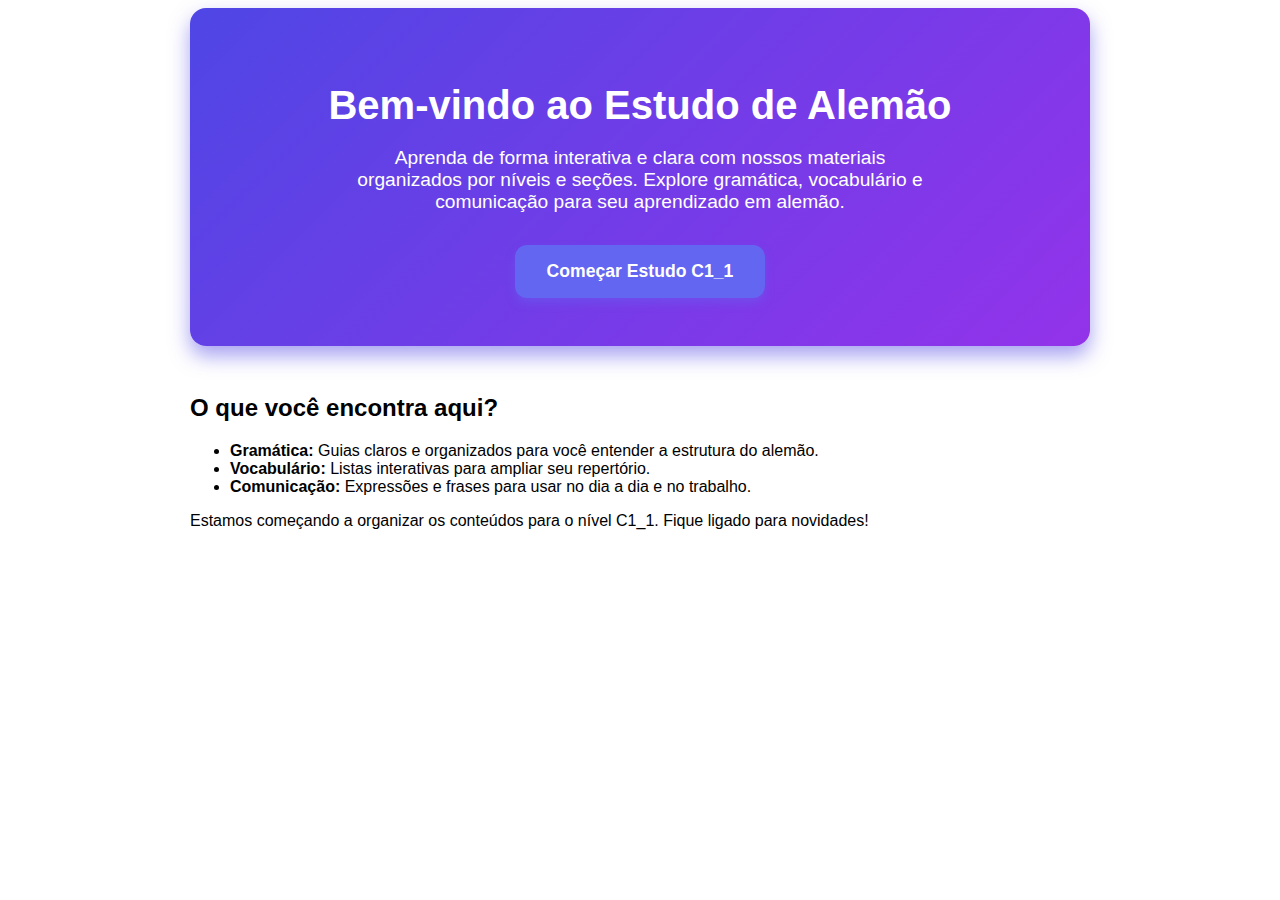
<file: index.html>
<!DOCTYPE html>
<html lang="pt-BR">
<head>
  <meta charset="UTF-8" />
  <meta name="viewport" content="width=device-width, initial-scale=1" />
  <title>Estudo de Alemão - Página Inicial</title>
  <link rel="stylesheet" href="styles.css" />
  <style>
    /* Estilo simples para o banner e botões da homepage */
    .banner {
      background: linear-gradient(135deg, #4f46e5, #9333ea);
      color: white;
      border-radius: 1rem;
      padding: 3rem 2rem;
      text-align: center;
      margin-bottom: 3rem;
      box-shadow: 0 10px 20px rgba(79, 70, 229, 0.5);
    }
    .banner h1 {
      font-size: 2.5rem;
      margin-bottom: 1rem;
    }
    .banner p {
      font-size: 1.2rem;
      margin-bottom: 2rem;
      max-width: 600px;
      margin-left: auto;
      margin-right: auto;
    }
    .btn_primary {
      background-color: #6366f1;
      color: white;
      padding: 1rem 2rem;
      font-weight: 700;
      font-size: 1.1rem;
      border-radius: 0.75rem;
      border: none;
      cursor: pointer;
      box-shadow: 0 5px 10px rgba(99, 102, 241, 0.4);
      transition: background-color 0.3s ease;
      text-decoration: none;
      display: inline-block;
    }
    .btn_primary:hover {
      background-color: #4f46e5;
      box-shadow: 0 8px 15px rgba(79, 70, 229, 0.6);
    }
    main {
      max-width: 900px;
      margin: 0 auto;
      padding: 0 1rem;
    }
  </style>
</head>
<body>
  <main>
    <section class="banner" role="banner" aria-label="Banner do site Estudo de Alemão">
      <h1>Bem-vindo ao Estudo de Alemão</h1>
      <p>Aprenda de forma interativa e clara com nossos materiais organizados por níveis e seções. Explore gramática, vocabulário e comunicação para seu aprendizado em alemão.</p>
      <a href="c1_1/index.html" class="btn_primary" role="button" aria-label="Ir para a seção C1_1">Começar Estudo C1_1</a>
    </section>

    <section aria-label="Descrição do site">
      <h2>O que você encontra aqui?</h2>
      <ul>
        <li><strong>Gramática:</strong> Guias claros e organizados para você entender a estrutura do alemão.</li>
        <li><strong>Vocabulário:</strong> Listas interativas para ampliar seu repertório.</li>
        <li><strong>Comunicação:</strong> Expressões e frases para usar no dia a dia e no trabalho.</li>
      </ul>
      <p>Estamos começando a organizar os conteúdos para o nível C1_1. Fique ligado para novidades!</p>
    </section>
  </main>

  <script src="script.js" defer></script>
</body>
</html>
</file>
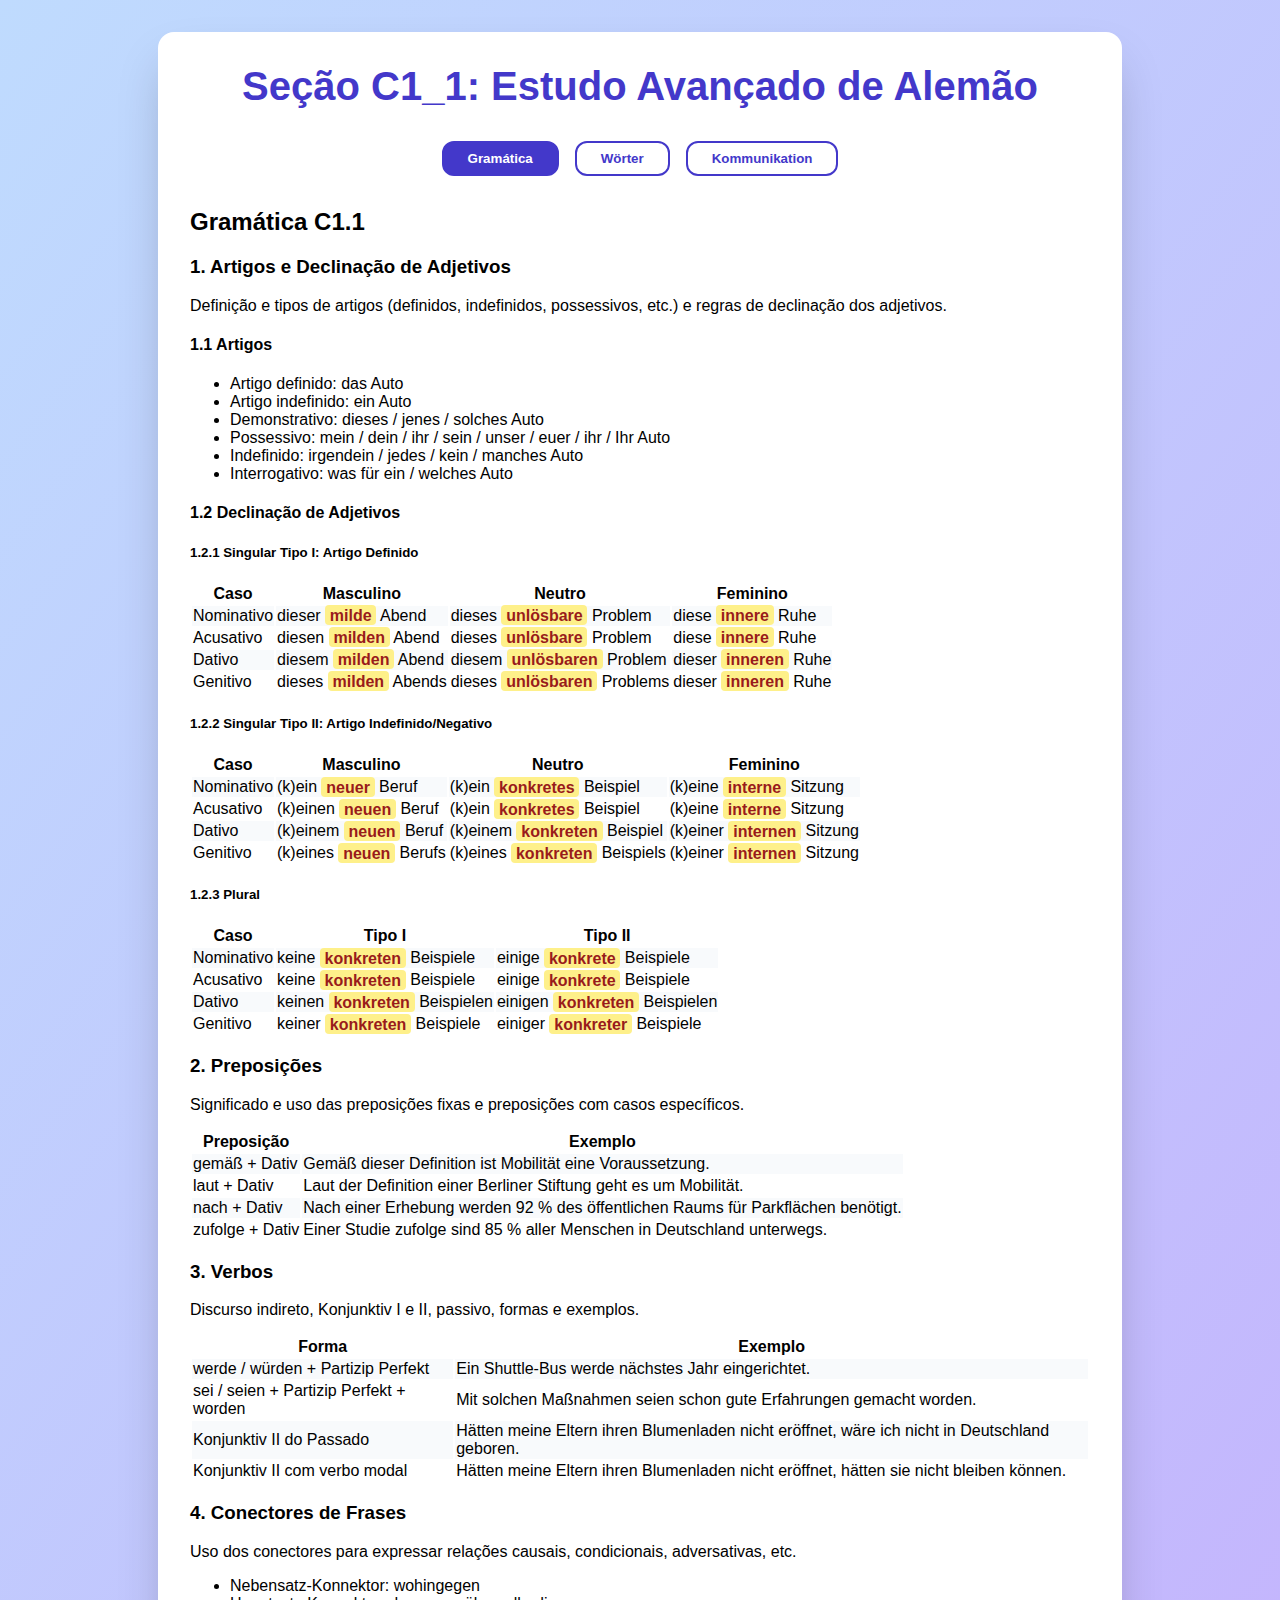
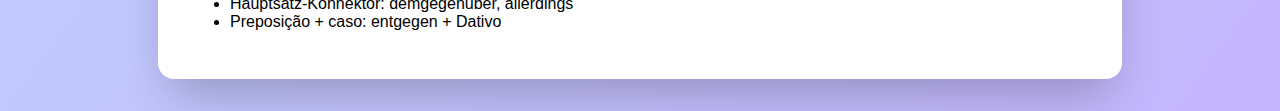
<file: c1_1/index.html>
<!DOCTYPE html>
<html lang="pt-BR">
<head>
  <meta charset="UTF-8" />
  <meta name="viewport" content="width=device-width, initial-scale=1" />
  <title>Estudo de Alemão C1_1</title>
  <link rel="stylesheet" href="../styles.css" />
  <style>
    /* Estilos específicos para navegação interna e layout */
    body {
      background: linear-gradient(to bottom right, #bfdbfe, #c4b5fd);
      min-height: 100vh;
      margin: 0;
      font-family: 'Inter', sans-serif;
      display: flex;
      flex-direction: column;
      align-items: center;
      padding: 2rem 1rem;
    }
    #container {
      max-width: 900px;
      width: 100%;
      background: white;
      border-radius: 1rem;
      padding: 2rem;
      box-shadow: 0 25px 50px -12px rgba(0, 0, 0, 0.25);
    }
    header {
      text-align: center;
      margin-bottom: 2rem;
    }
    header h1 {
      font-size: 2.5rem;
      color: #4338ca;
      margin: 0;
    }
    nav {
      display: flex;
      justify-content: center;
      gap: 1rem;
      margin-bottom: 2rem;
    }
    nav button {
      background: transparent;
      border: 2px solid #4338ca;
      color: #4338ca;
      padding: 0.5rem 1.5rem;
      font-weight: 600;
      border-radius: 0.75rem;
      cursor: pointer;
      transition: background-color 0.3s, color 0.3s;
    }
    nav button.active,
    nav button:hover {
      background-color: #4338ca;
      color: white;
    }
    #content {
      min-height: 400px;
    }
  </style>
</head>
<body>
  <div id="container" role="main" aria-label="Conteúdo da seção C1_1">
    <header>
      <h1>Seção C1_1: Estudo Avançado de Alemão</h1>
    </header>

    <nav aria-label="Menu da seção C1_1">
      <button data-page="gramatica" class="active">Gramática</button>
      <button data-page="woerter">Wörter</button>
      <button data-page="kommunikation">Kommunikation</button>
    </nav>

    <section id="content" aria-live="polite" aria-atomic="true">
      <!-- Conteúdo carregado dinamicamente aqui -->
      <p>Carregando conteúdo...</p>
    </section>
  </div>

  <script src="script.js" defer></script>
</body>
</html>
</file>
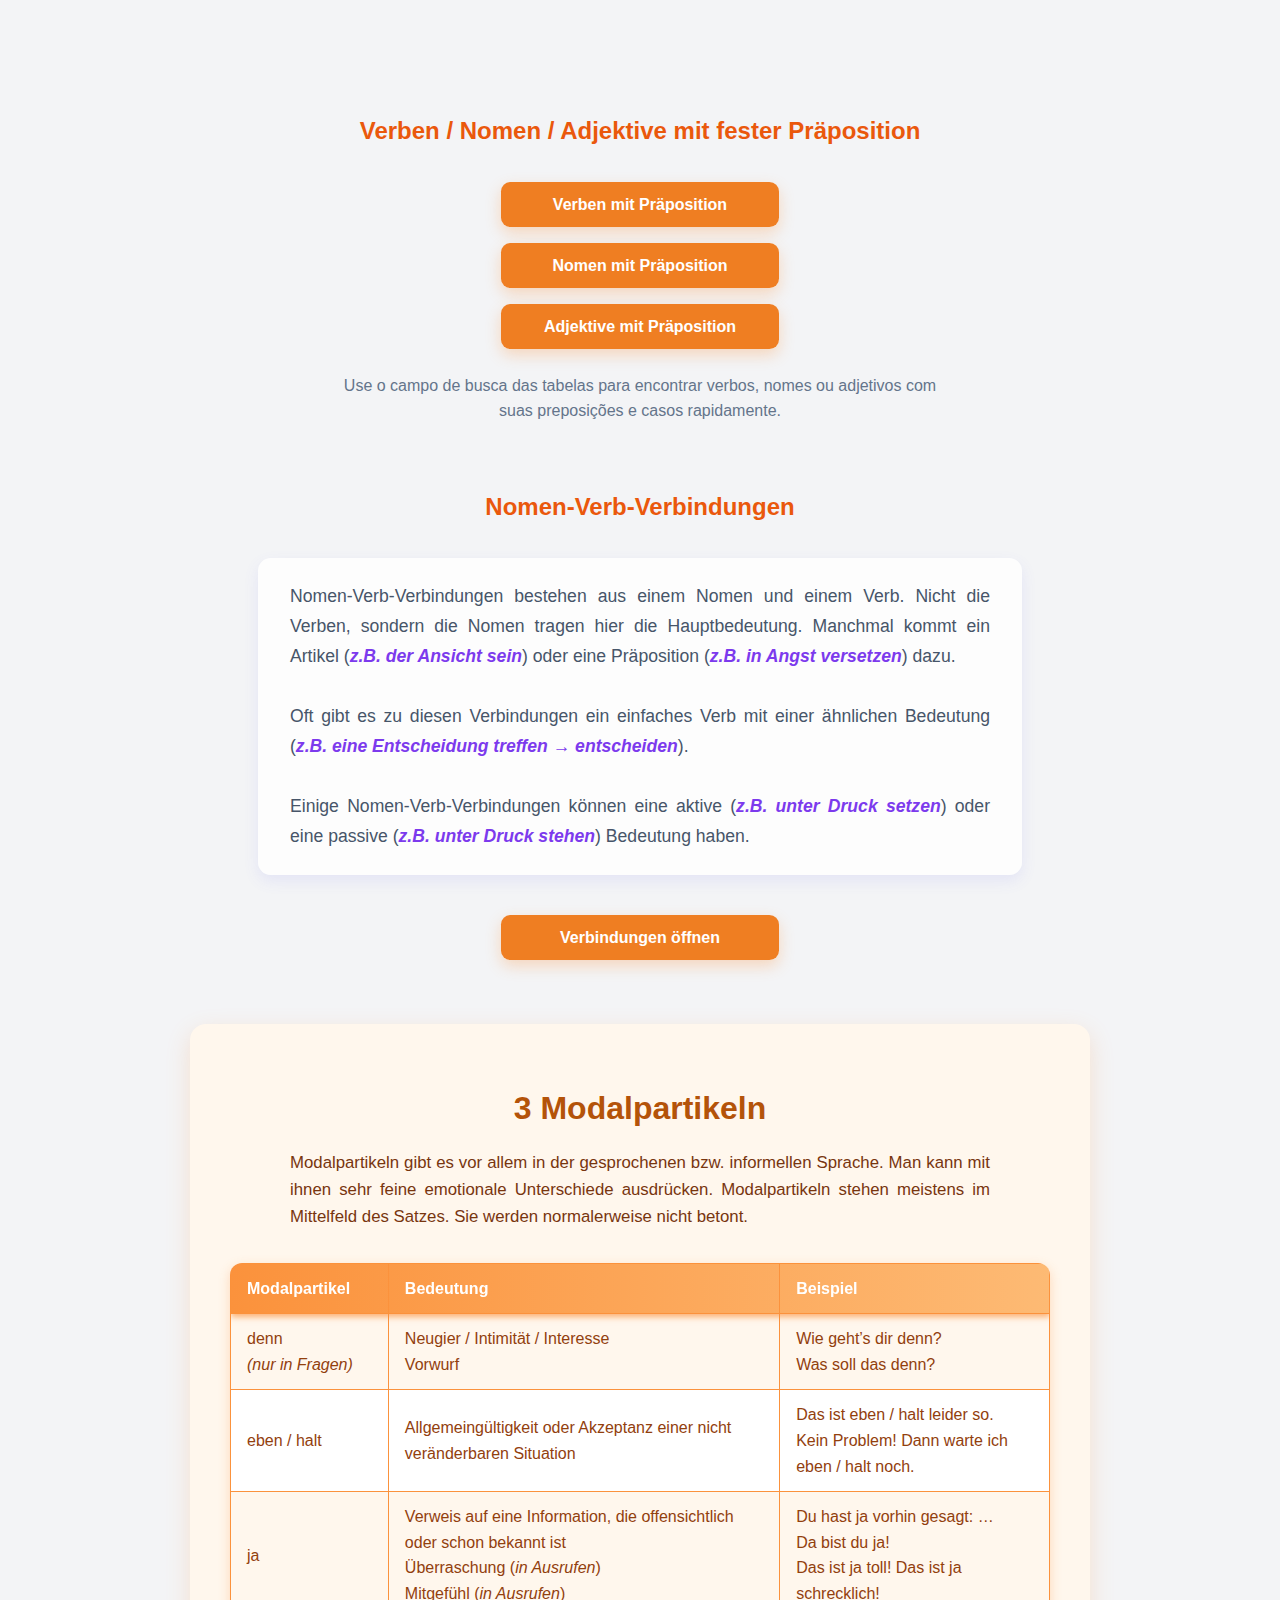
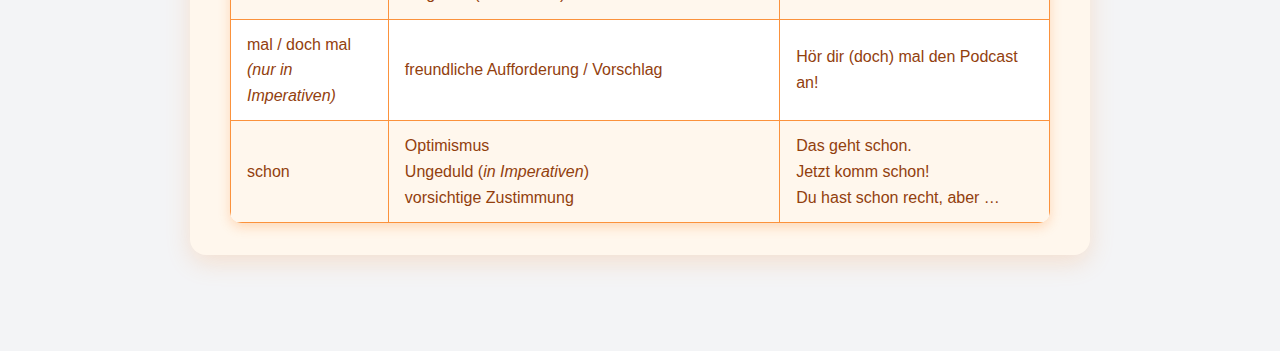
<file: c1_1/woerter.html>
<!DOCTYPE html>
<html lang="pt-BR">
<head>
<meta charset="UTF-8" />
<meta name="viewport" content="width=device-width, initial-scale=1" />
<title>Vocabulário C1.1 - Woerter</title>
<style>
  body {
    font-family: 'Inter', sans-serif;
    background: #f3f4f6;
    margin: 0;
    padding: 3rem 2.5rem;
    color: #1e293b;
    line-height: 1.6;
    max-width: 900px;
    margin-left: auto;
    margin-right: auto;
  }
  h2 {
    color: #ea580c; /* laranja forte */
    font-weight: 700;
    text-align: center;
    margin-bottom: 2rem;
  }
  .button-container {
    display: flex;
    flex-direction: column;
    align-items: center;
    gap: 1rem;
    margin-bottom: 1.5rem;
  }
  a.btn {
    display: inline-block;
    padding: 0.6rem 1.8rem;
    background-color: #ef7e22;
    color: white;
    font-weight: 600;
    font-size: 1rem;
    border-radius: 0.6rem;
    text-decoration: none;
    box-shadow: 0 6px 15px rgba(251, 146, 60, 0.3);
    transition: background-color 0.25s ease, box-shadow 0.25s ease;
    cursor: pointer;
    user-select: none;
    min-width: 220px;
    text-align: center;
  }
  a.btn:hover {
    background-color: #ea580c;
    box-shadow: 0 10px 25px rgba(234, 88, 12, 0.6);
  }
  p.note {
    font-size: 1rem;
    max-width: 600px;
    margin: 0 auto;
    color: #64748b;
    text-align: center;
  }
  section {
    margin-top: 4rem;
  }
  .nvv-description {
    max-width: 700px;
    margin: 1.5rem auto 2.5rem auto;
    color: #475569;
    font-size: 1.1rem;
    line-height: 1.7;
    text-align: justify;
    background: #ffffffcc;
    padding: 1.5rem 2rem;
    border-radius: 0.8rem;
    box-shadow: 0 6px 15px rgb(99 102 241 / 0.1);
    font-weight: 400;
    font-family: 'Inter', sans-serif;
  }
  .nvv-description em {
    font-style: italic;
    color: #7c3aed;
    font-weight: 600;
  }
  /* Modalpartikeln */
  .modal-section {
    max-width: 900px;
    margin: 4rem auto 3rem auto;
    padding: 2rem 2.5rem;
    background: #fff7ed;
    border-radius: 1rem;
    box-shadow: 0 8px 25px rgb(251 146 60 / 0.2);
    color: #92400e;
    line-height: 1.6;
  }
  .modal-section h2 {
    font-weight: 700;
    font-size: 2rem;
    margin-bottom: 1rem;
    text-align: center;
    color: #b45309;
  }
  .modal-section p {
    font-size: 1.05rem;
    max-width: 700px;
    margin: 0 auto 2rem auto;
    text-align: justify;
    color: #78350f;
  }
  .modal-section table {
    width: 100%;
    border-collapse: collapse;
    border-radius: 0.75rem;
    overflow: hidden;
    box-shadow: 0 4px 12px rgb(251 146 60 / 0.3);
    font-size: 1rem;
    background: white;
  }
  .modal-section thead {
    background: linear-gradient(90deg, #fb923c, #fdba74);
    color: white;
    position: sticky;
    top: 0;
    box-shadow: 0 3px 6px rgb(251 146 60 / 0.7);
    z-index: 10;
  }
  .modal-section tbody tr:nth-child(odd) {
    background-color: #fff7ed;
  }
  .modal-section tbody tr:hover {
    background-color: #fed7aa;
    cursor: pointer;
  }
  .modal-section th, .modal-section td {
    padding: 0.75rem 1rem;
    border: 1px solid #fb923c;
    text-align: left;
  }
  .modal-section th {
    font-weight: 700;
  }
  .modal-section em {
    font-style: italic;
  }
  @media (max-width: 768px) {
    .modal-section table {
      display: block;
      overflow-x: auto;
      white-space: nowrap;
    }
    .modal-section th, .modal-section td {
      padding: 0.5rem 0.75rem;
      font-size: 0.9rem;
    }
  }
</style>
</head>
<body>

<section aria-label="Vocabulário C1.1 - Verbos, Nomes e Adjetivos">
  <h2>Verben / Nomen / Adjektive mit fester Präposition</h2>

  <div class="button-container" role="group" aria-label="Links para tabelas específicas">
    <a href="woerter/tabelas/verben_nomen_adjektive_preposicao.html" target="_blank" class="btn" aria-label="Verben mit Präposition">
      Verben mit Präposition
    </a>
    <a href="woerter/tabelas/nomen_preposicao.html" target="_blank" class="btn" aria-label="Nomen mit Präposition">
      Nomen mit Präposition
    </a>
    <a href="woerter/tabelas/adjektive_preposicao.html" target="_blank" class="btn" aria-label="Adjektive mit Präposition">
      Adjektive mit Präposition
    </a>
  </div>

  <p class="note">
    Use o campo de busca das tabelas para encontrar verbos, nomes ou adjetivos com suas preposições e casos rapidamente.
  </p>
</section>

<section aria-label="Vocabulário C1.1 - Nomen-Verb-Verbindungen">
  <h2>Nomen-Verb-Verbindungen</h2>

  <div class="nvv-description">
    Nomen-Verb-Verbindungen bestehen aus einem Nomen und einem Verb. Nicht die Verben, sondern die Nomen
    tragen hier die Hauptbedeutung. Manchmal kommt ein Artikel (<em>z.B. der Ansicht sein</em>) oder eine Präposition (<em>z.B. in Angst versetzen</em>) dazu.<br><br>
    Oft gibt es zu diesen Verbindungen ein einfaches Verb mit einer ähnlichen Bedeutung (<em>z.B. eine Entscheidung treffen → entscheiden</em>).<br><br>
    Einige Nomen-Verb-Verbindungen können eine aktive (<em>z.B. unter Druck setzen</em>) oder eine passive (<em>z.B. unter Druck stehen</em>) Bedeutung haben.
  </div>

  <div class="button-container" role="group" aria-label="Link para tabela de Nomen-Verb-Verbindungen">
    <a href="woerter/tabelas/nomen_verb_verbindungen.html" target="_blank" class="btn" aria-label="Nomen-Verb-Verbindungen">
      Verbindungen öffnen
    </a>
  </div>
</section>

<section class="modal-section" aria-label="3. Modalpartikeln C1.1">
  <h2>3 Modalpartikeln</h2>
  <p>
    Modalpartikeln gibt es vor allem in der gesprochenen bzw. informellen Sprache. Man kann mit ihnen sehr
    feine emotionale Unterschiede ausdrücken. Modalpartikeln stehen meistens im Mittelfeld des Satzes. Sie werden
    normalerweise nicht betont.
  </p>

  <table aria-describedby="modal-description">
    <thead>
      <tr>
        <th scope="col">Modalpartikel</th>
        <th scope="col">Bedeutung</th>
        <th scope="col">Beispiel</th>
      </tr>
    </thead>
    <tbody>
      <tr>
        <td>denn<br><em>(nur in Fragen)</em></td>
        <td>Neugier / Intimität / Interesse<br>Vorwurf</td>
        <td>Wie geht’s dir denn?<br>Was soll das denn?</td>
      </tr>
      <tr>
        <td>eben / halt</td>
        <td>Allgemeingültigkeit oder Akzeptanz einer nicht veränderbaren Situation</td>
        <td>Das ist eben / halt leider so.<br>Kein Problem! Dann warte ich eben / halt noch.</td>
      </tr>
      <tr>
        <td>ja</td>
        <td>Verweis auf eine Information, die offensichtlich oder schon bekannt ist<br>
            Überraschung (<em>in Ausrufen</em>)<br>
            Mitgefühl (<em>in Ausrufen</em>)</td>
        <td>Du hast ja vorhin gesagt: …<br>Da bist du ja!<br>Das ist ja toll! Das ist ja schrecklich!</td>
      </tr>
      <tr>
        <td>mal / doch mal<br><em>(nur in Imperativen)</em></td>
        <td>freundliche Aufforderung / Vorschlag</td>
        <td>Hör dir (doch) mal den Podcast an!</td>
      </tr>
      <tr>
        <td>schon</td>
        <td>Optimismus<br>Ungeduld (<em>in Imperativen</em>)<br>vorsichtige Zustimmung</td>
        <td>Das geht schon.<br>Jetzt komm schon!<br>Du hast schon recht, aber …</td>
      </tr>
    </tbody>
  </table>
</section>

</body>
</html>
</file>
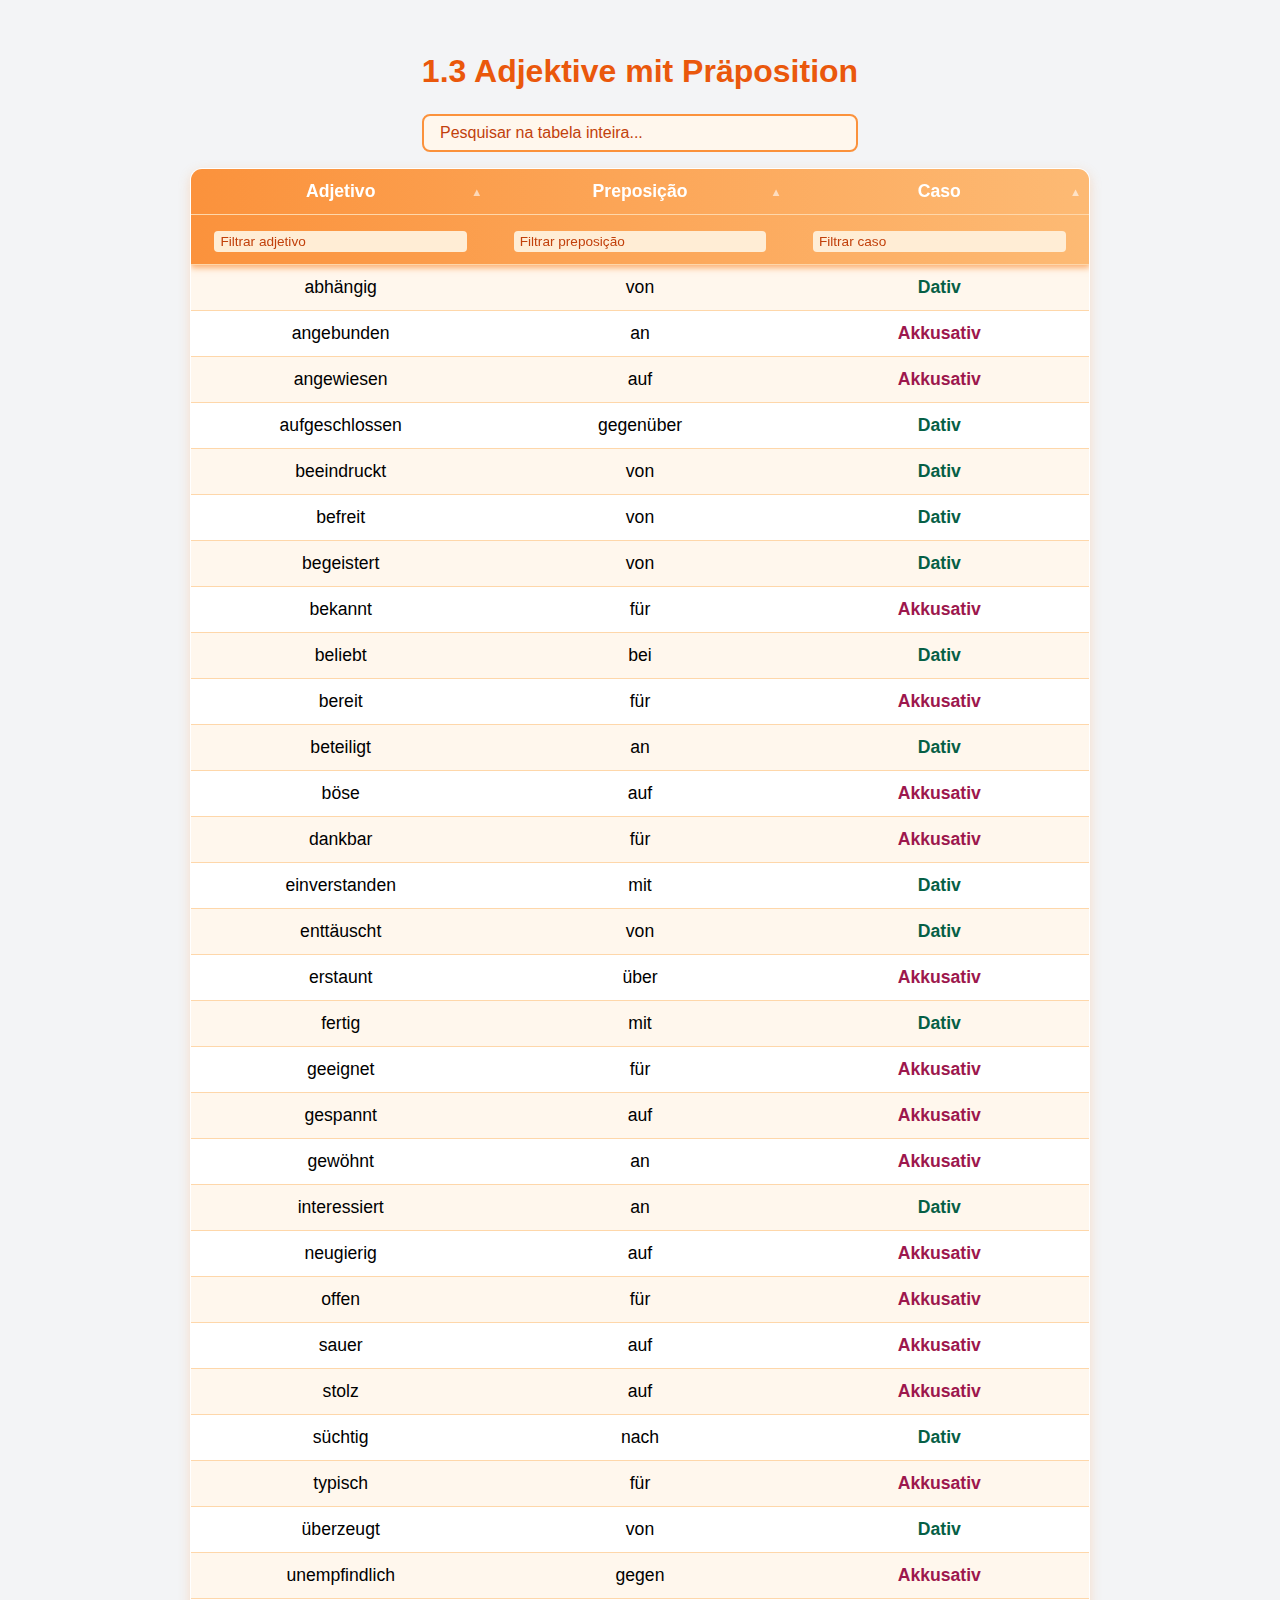
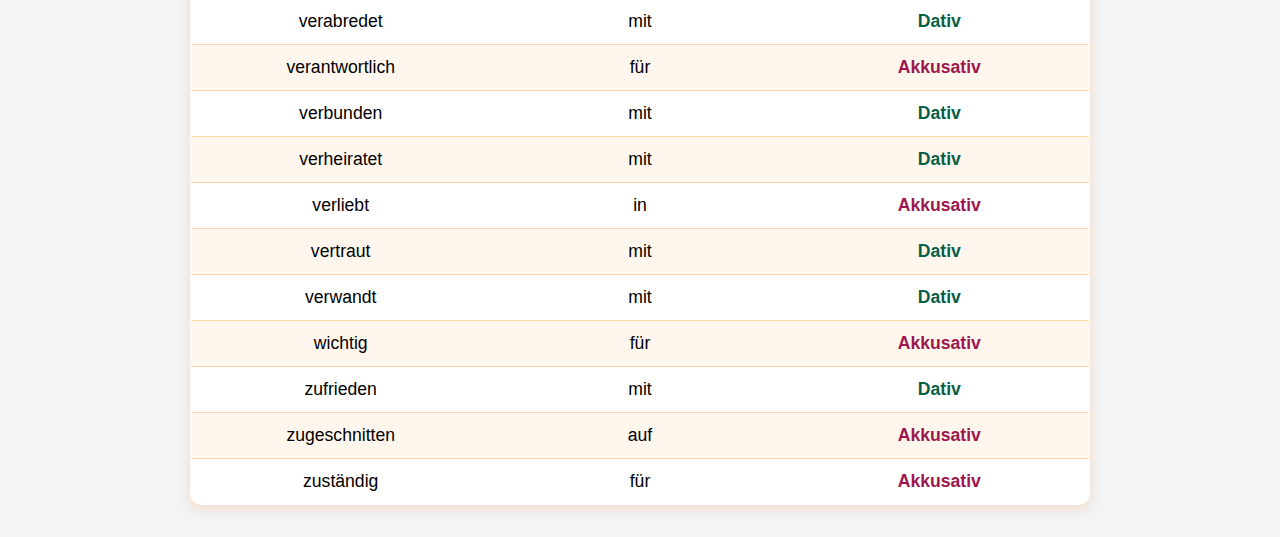
<file: c1_1/woerter/tabelas/adjektive_preposicao.html>
<!-- c1_1/woerter/tabelas/adjektive_preposicao.html -->
<!DOCTYPE html>
<html lang="pt-BR">
<head>
<meta charset="UTF-8" />
<meta name="viewport" content="width=device-width, initial-scale=1" />
<title>1.3 Adjektive mit Präposition - C1_1</title>
<style>
  /* Estilos base */
  body {
    font-family: 'Inter', sans-serif;
    background: #f3f4f6;
    padding: 2rem;
    margin: 0;
  }

  h1 {
    color: #ea580c; /* laranja forte */
    margin-bottom: 1.5rem;
    text-align: center;
  }

  #search_input {
    margin-bottom: 1rem;
    padding: 0.5rem 1rem;
    width: 100%;
    max-width: 400px;
    font-size: 1rem;
    border: 2px solid #fb923c;
    border-radius: 0.5rem;
    outline: none;
    transition: border-color 0.3s;
    display: block;
    margin-left: auto;
    margin-right: auto;
    background-color: #fff7ed;
    color: #b45309;
  }

  #search_input:focus {
    border-color: #ea580c;
  }

  #search_input::placeholder {
    color: #c2410c;
  }

  table {
    border-collapse: collapse;
    width: 100%;
    max-width: 900px;
    margin: 0 auto;
    background: white;
    border-radius: 0.75rem;
    overflow: hidden;
    box-shadow: 0 4px 12px rgb(251 146 60 / 0.25);
    border: 1px solid #fb923c;
  }

  thead {
    background: linear-gradient(90deg, #fb923c, #fdba74);
    color: white;
    position: sticky;
    top: 0;
    box-shadow: 0 3px 6px rgb(251 146 60 / 0.7);
    z-index: 10;
  }

  tbody tr:nth-child(odd) {
    background-color: #fff7ed;
  }

  tbody tr:hover {
    background-color: #fed7aa;
    cursor: pointer;
  }

  th, td {
    padding: 0.75rem 1rem;
    text-align: center;
    border-bottom: 1px solid #fed7aa;
    font-size: 1.1rem;
    position: relative;
  }

  th.sortable {
    cursor: pointer;
    user-select: none;
  }

  th.sortable:hover {
    background-color: rgba(255 255 255 / 0.2);
  }

  th .sort-arrow {
    position: absolute;
    right: 8px;
    top: 50%;
    transform: translateY(-50%);
    font-size: 0.7rem;
    opacity: 0.6;
    color: white;
  }

  th .sort-arrow.active {
    opacity: 1;
    color: #c2410c;
  }

  /* Inputs filtro por coluna */
  th input.filter-input {
    margin-top: 4px;
    width: 90%;
    padding: 3px 6px;
    border-radius: 0.25rem;
    border: none;
    font-size: 0.85rem;
    background-color: #ffedd5;
    color: #b45309;
  }

  th input.filter-input::placeholder {
    color: #c2410c;
  }

  /* Cores para casos */
  .caso-dativ {
    color: #065f46; /* verde escuro */
    font-weight: 700;
  }

  .caso-akkusativ {
    color: #9d174d; /* rosa escuro */
    font-weight: 700;
  }

  .caso-nominativ {
    color: #1e40af; /* azul escuro */
    font-weight: 700;
  }

  /* Responsivo para mobile: scroll horizontal e ajustes */
  @media (max-width: 768px) {
    table {
      display: block;
      overflow-x: auto;
      white-space: nowrap;
    }
    th, td {
      padding: 0.5rem 0.75rem;
      font-size: 1rem;
    }
    #search_input {
      font-size: 0.9rem;
      max-width: 100%;
      box-sizing: border-box;
    }
  }
</style>
</head>
<body>

<h1>1.3 Adjektive mit Präposition</h1>

<input
  type="text"
  id="search_input"
  placeholder="Pesquisar na tabela inteira..."
  aria-label="Pesquisar na tabela"
/>

<table id="preposicoes_table" aria-describedby="search_input">
  <thead>
    <tr>
      <th class="sortable" data-column="adjetivo" tabindex="0" aria-sort="none" aria-label="Adjetivo, clicar para ordenar">
        Adjetivo
        <span class="sort-arrow">&#9650;</span>
      </th>
      <th class="sortable" data-column="preposicao" tabindex="0" aria-sort="none" aria-label="Preposição, clicar para ordenar">
        Preposição
        <span class="sort-arrow">&#9650;</span>
      </th>
      <th class="sortable" data-column="caso" tabindex="0" aria-sort="none" aria-label="Caso, clicar para ordenar">
        Caso
        <span class="sort-arrow">&#9650;</span>
      </th>
    </tr>
    <tr>
      <th><input type="text" class="filter-input" data-column="adjetivo" placeholder="Filtrar adjetivo" aria-label="Filtrar adjetivo"/></th>
      <th><input type="text" class="filter-input" data-column="preposicao" placeholder="Filtrar preposição" aria-label="Filtrar preposição"/></th>
      <th><input type="text" class="filter-input" data-column="caso" placeholder="Filtrar caso" aria-label="Filtrar caso"/></th>
    </tr>
  </thead>
  <tbody id="table_body">
    <!-- Linhas serão inseridas dinamicamente -->
  </tbody>
</table>

<script>
  const jsonUrl = '../data/adjektive_preposicao_caso.json';

  const tbody = document.getElementById('table_body');
  const searchInput = document.getElementById('search_input');
  const filterInputs = document.querySelectorAll('input.filter-input');
  const headers = document.querySelectorAll('th.sortable');

  let data = [];
  let sortColumn = null;
  let sortDirection = 'asc';

  function normalizeString(str) {
    return str.toLowerCase().normalize('NFD').replace(/[\u0300-\u036f]/g, '');
  }

  async function fetchData() {
    try {
      const res = await fetch(jsonUrl);
      if (!res.ok) throw new Error('Erro ao carregar JSON');
      data = await res.json();
      renderTable(data);
    } catch (e) {
      tbody.innerHTML = `<tr><td colspan="3" style="color:red; text-align:center;">Erro ao carregar dados: ${e.message}</td></tr>`;
    }
  }

  function renderTable(dataToRender) {
    tbody.innerHTML = '';
    dataToRender.forEach(item => {
      let casoClass = '';
      const casoLower = item.caso.toLowerCase();
      if (casoLower === 'dativ') {
        casoClass = 'caso-dativ';
      } else if (casoLower === 'akkusativ') {
        casoClass = 'caso-akkusativ';
      } else if (casoLower === 'nominativ') {
        casoClass = 'caso-nominativ';
      }
      const tr = document.createElement('tr');
      tr.innerHTML = `
        <td>${item.adjetivo}</td>
        <td>${item.preposicao}</td>
        <td class="${casoClass}">${item.caso}</td>
      `;
      tbody.appendChild(tr);
    });
  }

  function applyFilters() {
    const generalFilter = normalizeString(searchInput.value);

    const columnFilters = {};
    filterInputs.forEach(input => {
      columnFilters[input.dataset.column] = normalizeString(input.value);
    });

    const filtered = data.filter(item => {
      const matchGeneral = Object.values(item).some(val =>
        normalizeString(val).includes(generalFilter)
      );

      const matchColumns = Object.entries(columnFilters).every(([col, val]) => {
        if (!val) return true;
        return normalizeString(item[col]).includes(val);
      });

      return matchGeneral && matchColumns;
    });

    renderTable(filtered);
  }

  function sortData(column) {
    if (sortColumn === column) {
      sortDirection = sortDirection === 'asc' ? 'desc' : 'asc';
    } else {
      sortColumn = column;
      sortDirection = 'asc';
    }

    data.sort((a, b) => {
      const valA = normalizeString(a[column]);
      const valB = normalizeString(b[column]);
      if (valA < valB) return sortDirection === 'asc' ? -1 : 1;
      if (valA > valB) return sortDirection === 'asc' ? 1 : -1;
      return 0;
    });

    applyFilters();
    updateSortUI();
  }

  function updateSortUI() {
    headers.forEach(h => {
      const col = h.dataset.column;
      const arrow = h.querySelector('.sort-arrow');
      if (col === sortColumn) {
        arrow.classList.add('active');
        arrow.innerHTML = sortDirection === 'asc' ? '&#9650;' : '&#9660;';
        h.setAttribute('aria-sort', sortDirection === 'asc' ? 'ascending' : 'descending');
      } else {
        arrow.classList.remove('active');
        arrow.innerHTML = '&#9650;';
        h.setAttribute('aria-sort', 'none');
      }
    });
  }

  searchInput.addEventListener('input', applyFilters);
  filterInputs.forEach(input => input.addEventListener('input', applyFilters));
  headers.forEach(h => h.addEventListener('click', () => sortData(h.dataset.column)));

  fetchData();
</script>

</body>
</html>
</file>
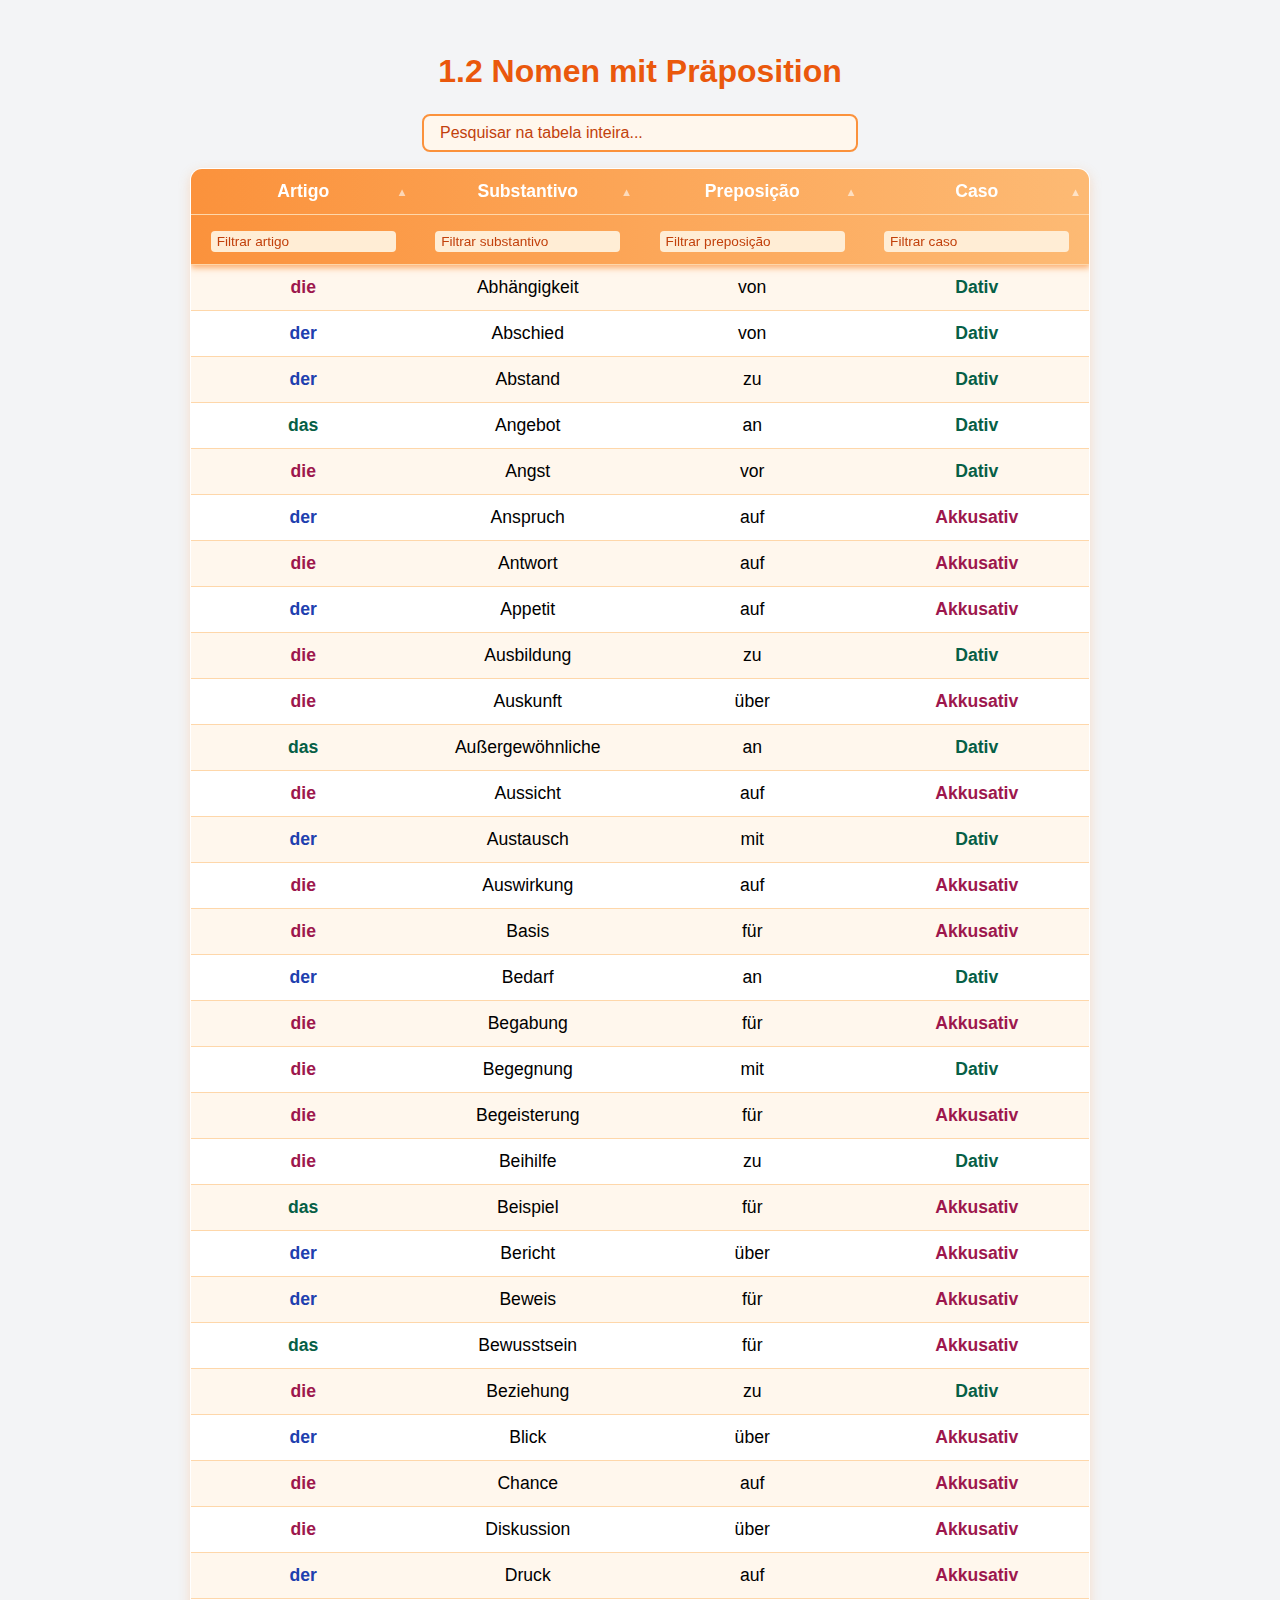
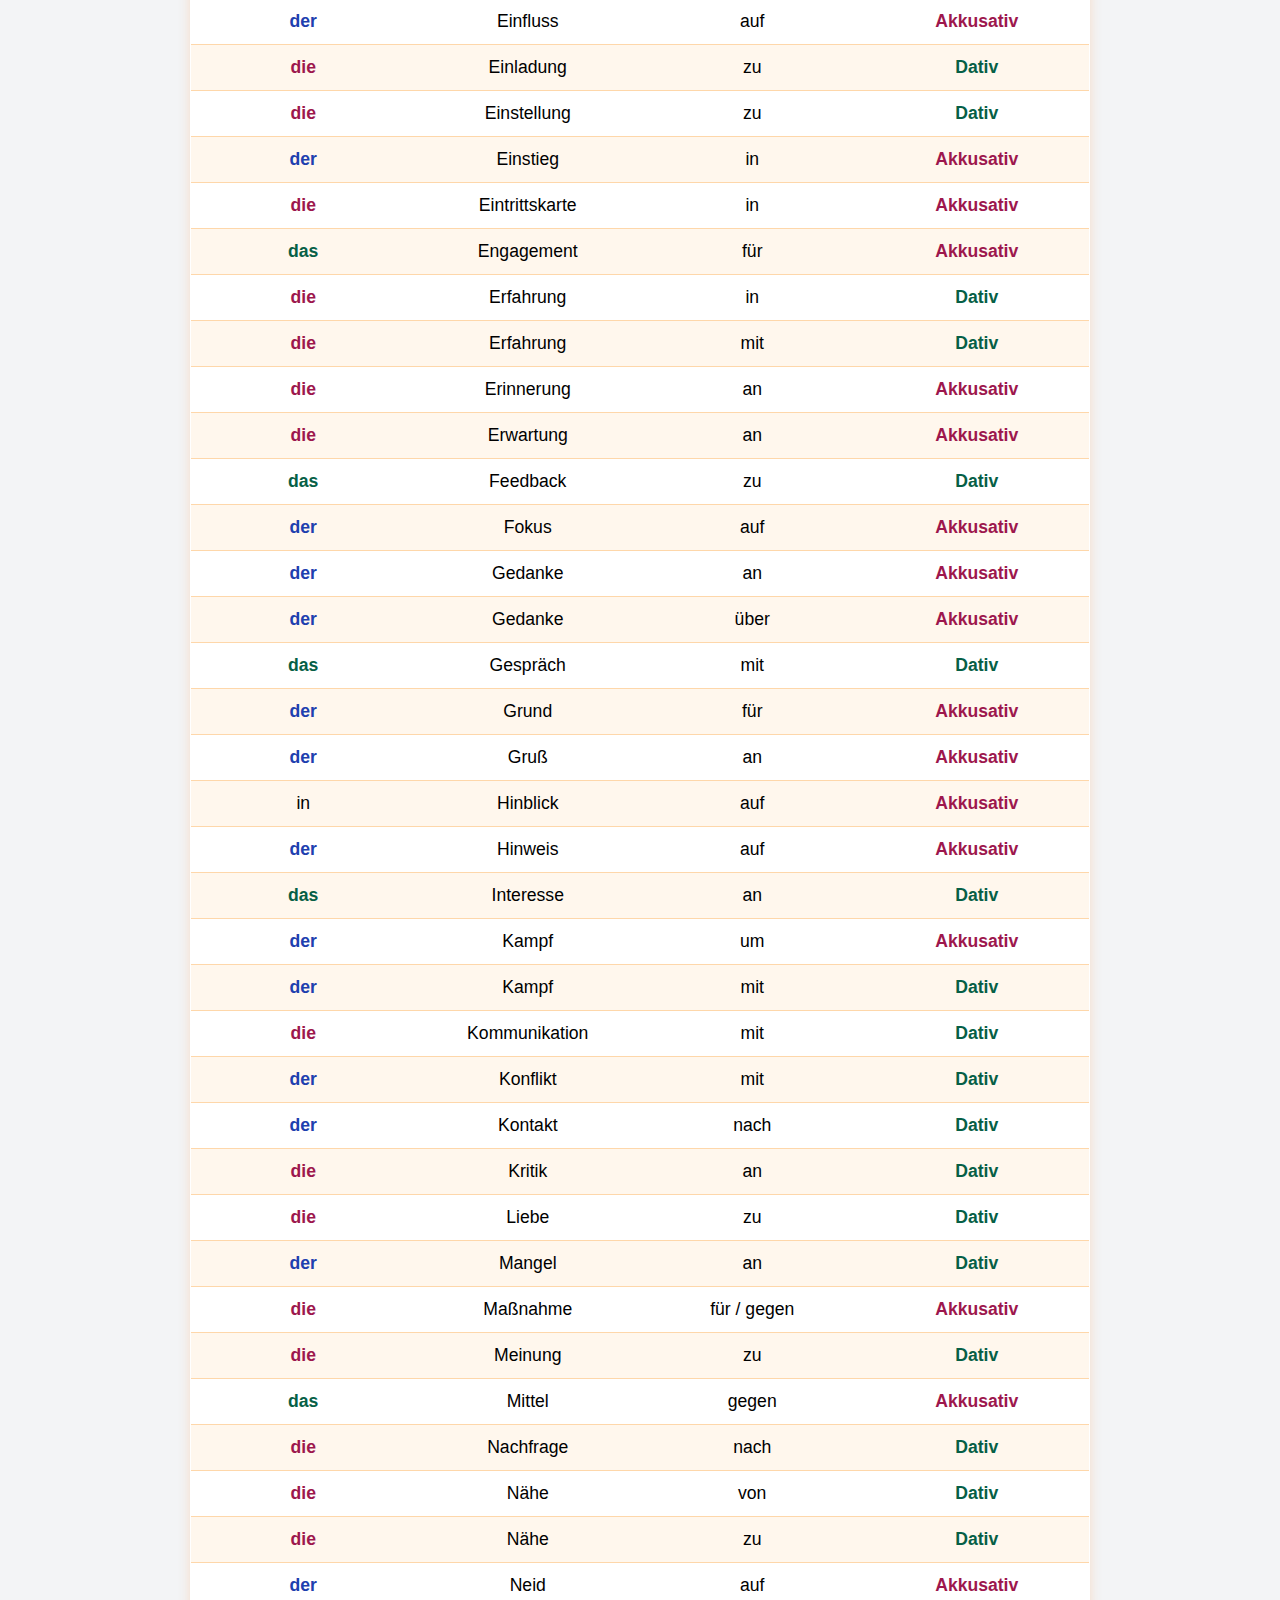
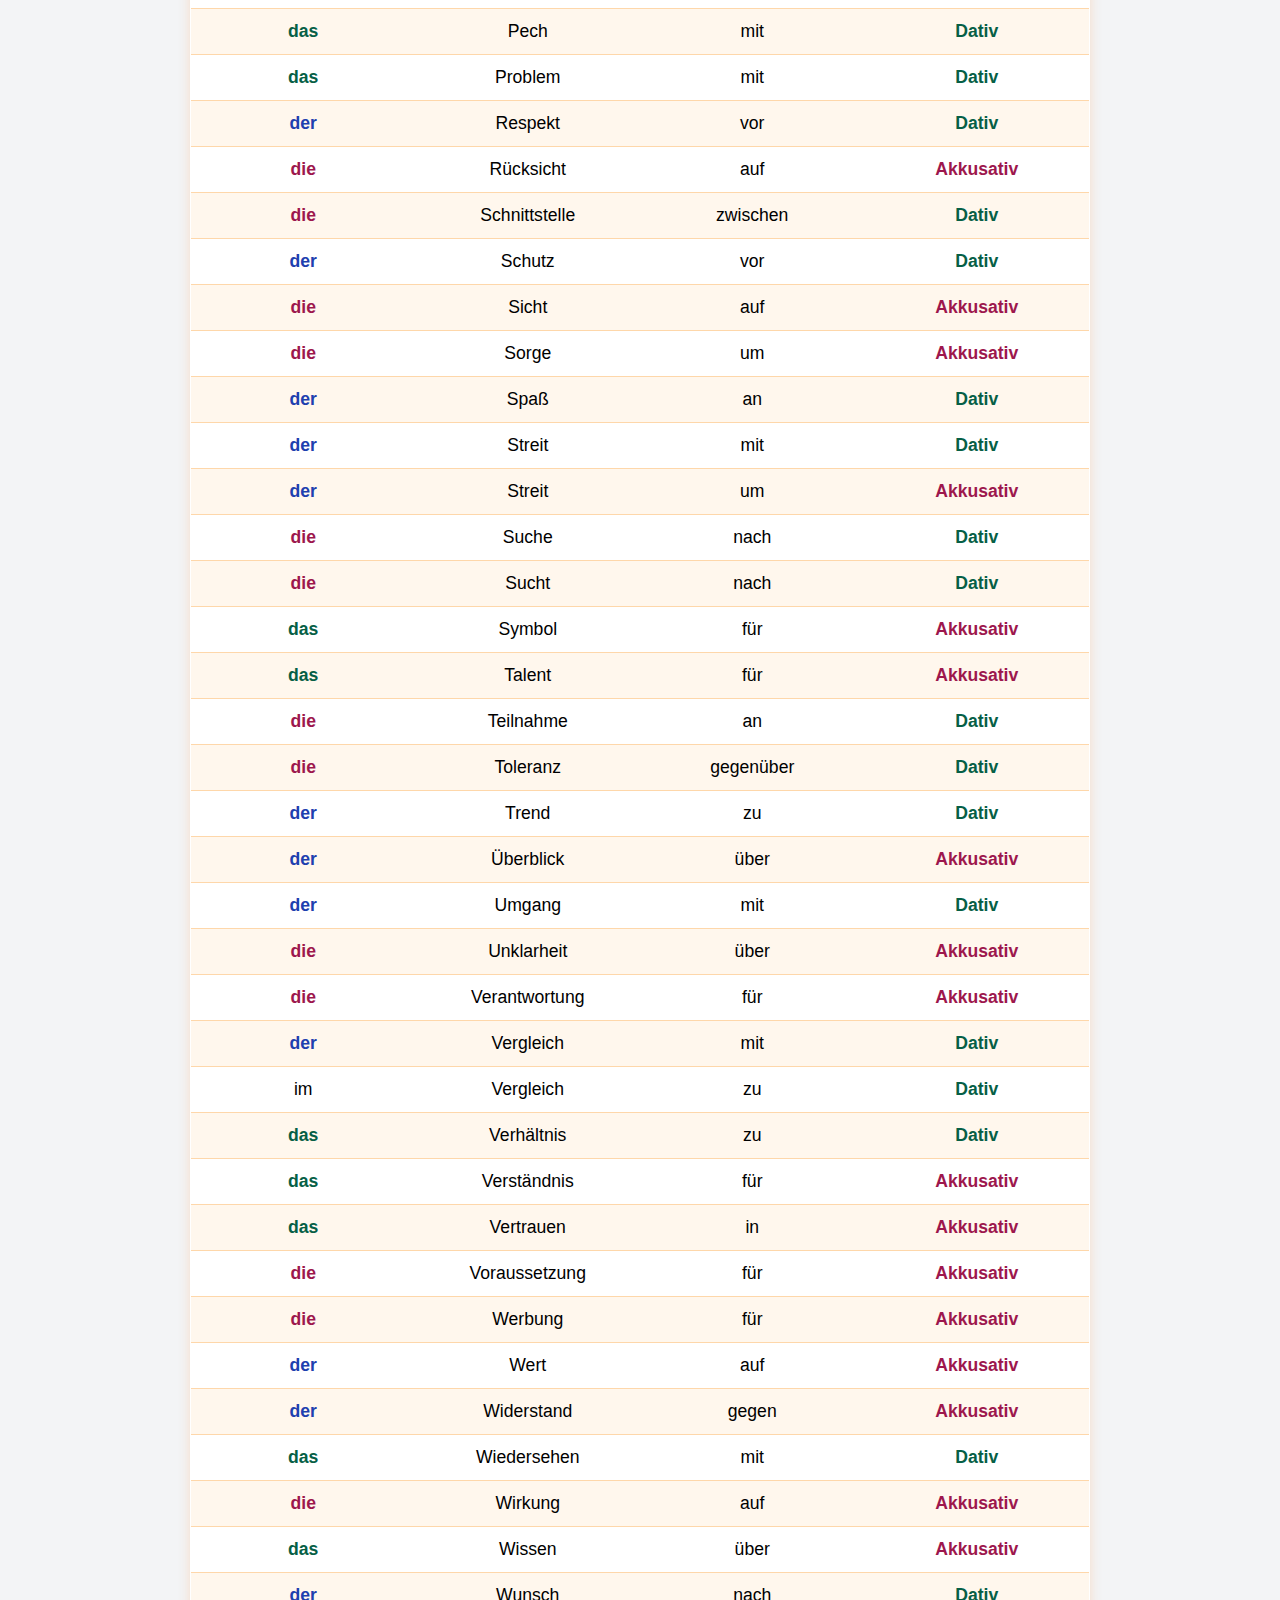
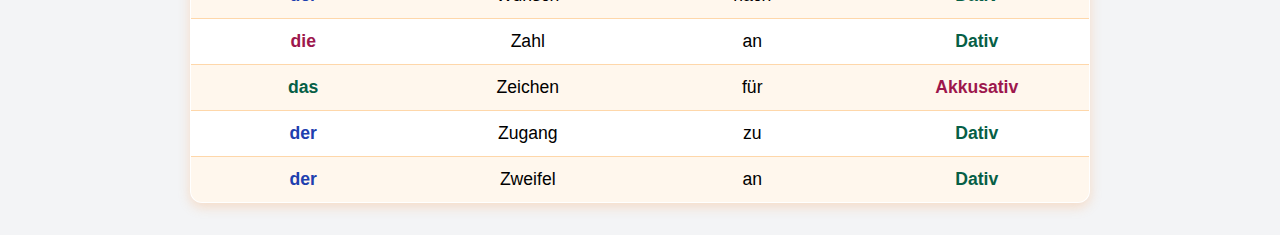
<file: c1_1/woerter/tabelas/nomen_preposicao.html>
<!DOCTYPE html>
<html lang="pt-BR">
<head>
<meta charset="UTF-8" />
<meta name="viewport" content="width=device-width, initial-scale=1" />
<title>1.2 Nomen mit Präposition - C1_1</title>
<style>
  /* Estilos base */
  body {
    font-family: 'Inter', sans-serif;
    background: #f3f4f6;
    padding: 2rem;
    margin: 0;
  }

  h1 {
    color: #ea580c; /* laranja forte */
    margin-bottom: 1.5rem;
    text-align: center;
  }

  #search_input {
    margin-bottom: 1rem;
    padding: 0.5rem 1rem;
    width: 100%;
    max-width: 400px;
    font-size: 1rem;
    border: 2px solid #fb923c;
    border-radius: 0.5rem;
    outline: none;
    transition: border-color 0.3s;
    display: block;
    margin-left: auto;
    margin-right: auto;
    background-color: #fff7ed;
    color: #b45309;
  }

  #search_input:focus {
    border-color: #ea580c;
  }

  #search_input::placeholder {
    color: #c2410c;
  }

  table {
    border-collapse: collapse;
    width: 100%;
    max-width: 900px;
    margin: 0 auto;
    background: white;
    border-radius: 0.75rem;
    overflow: hidden;
    box-shadow: 0 4px 12px rgb(251 146 60 / 0.25);
    border: 1px solid #fb923c;
  }

  thead {
    background: linear-gradient(90deg, #fb923c, #fdba74);
    color: white;
    position: sticky;
    top: 0;
    box-shadow: 0 3px 6px rgb(251 146 60 / 0.7);
    z-index: 10;
  }

  tbody tr:nth-child(odd) {
    background-color: #fff7ed;
  }

  tbody tr:hover {
    background-color: #fed7aa;
    cursor: pointer;
  }

  th, td {
    padding: 0.75rem 1rem;
    text-align: center;
    border-bottom: 1px solid #fed7aa;
    font-size: 1.1rem;
    position: relative;
  }

  th.sortable {
    cursor: pointer;
    user-select: none;
  }

  th.sortable:hover {
    background-color: rgba(255 255 255 / 0.2);
  }

  th .sort-arrow {
    position: absolute;
    right: 8px;
    top: 50%;
    transform: translateY(-50%);
    font-size: 0.7rem;
    opacity: 0.6;
    color: white;
  }

  th .sort-arrow.active {
    opacity: 1;
    color: #c2410c;
  }

  /* Inputs filtro por coluna */
  th input.filter-input {
    margin-top: 4px;
    width: 90%;
    padding: 3px 6px;
    border-radius: 0.25rem;
    border: none;
    font-size: 0.85rem;
    background-color: #ffedd5;
    color: #b45309;
  }

  th input.filter-input::placeholder {
    color: #c2410c;
  }

  /* Cores para casos */
  .caso-dativ {
    color: #065f46; /* verde escuro */
    font-weight: 700;
  }

  .caso-akkusativ {
    color: #9d174d; /* rosa escuro */
    font-weight: 700;
  }

  .caso-nominativ {
    color: #1e40af; /* azul escuro */
    font-weight: 700;
  }

  /* Cores para artigos */
  .artigo-der {
    color: #1e40af; /* azul escuro */
    font-weight: 700;
  }

  .artigo-die {
    color: #9d174d; /* rosa escuro */
    font-weight: 700;
  }

  .artigo-das {
    color: #065f46; /* verde escuro */
    font-weight: 700;
  }

  /* Responsivo para mobile: scroll horizontal e ajustes */
  @media (max-width: 768px) {
    table {
      display: block;
      overflow-x: auto;
      white-space: nowrap;
    }
    th, td {
      padding: 0.5rem 0.75rem;
      font-size: 1rem;
    }
    #search_input {
      font-size: 0.9rem;
      max-width: 100%;
      box-sizing: border-box;
    }
  }
</style>
</head>
<body>

<h1>1.2 Nomen mit Präposition</h1>

<input
  type="text"
  id="search_input"
  placeholder="Pesquisar na tabela inteira..."
  aria-label="Pesquisar na tabela"
/>

<table id="preposicoes_table" aria-describedby="search_input">
  <thead>
    <tr>
      <th class="sortable" data-column="artigo" tabindex="0" aria-sort="none" aria-label="Artigo, clicar para ordenar">
        Artigo
        <span class="sort-arrow">&#9650;</span>
      </th>
      <th class="sortable" data-column="substantivo" tabindex="0" aria-sort="none" aria-label="Substantivo, clicar para ordenar">
        Substantivo
        <span class="sort-arrow">&#9650;</span>
      </th>
      <th class="sortable" data-column="preposicao" tabindex="0" aria-sort="none" aria-label="Preposição, clicar para ordenar">
        Preposição
        <span class="sort-arrow">&#9650;</span>
      </th>
      <th class="sortable" data-column="caso" tabindex="0" aria-sort="none" aria-label="Caso, clicar para ordenar">
        Caso
        <span class="sort-arrow">&#9650;</span>
      </th>
    </tr>
    <tr>
      <th><input type="text" class="filter-input" data-column="artigo" placeholder="Filtrar artigo" aria-label="Filtrar artigo"/></th>
      <th><input type="text" class="filter-input" data-column="substantivo" placeholder="Filtrar substantivo" aria-label="Filtrar substantivo"/></th>
      <th><input type="text" class="filter-input" data-column="preposicao" placeholder="Filtrar preposição" aria-label="Filtrar preposição"/></th>
      <th><input type="text" class="filter-input" data-column="caso" placeholder="Filtrar caso" aria-label="Filtrar caso"/></th>
    </tr>
  </thead>
  <tbody id="table_body">
    <!-- Linhas serão inseridas dinamicamente -->
  </tbody>
</table>

<script>
  const jsonUrl = '../data/nomen_preposicao_caso.json';

  const tbody = document.getElementById('table_body');
  const searchInput = document.getElementById('search_input');
  const filterInputs = document.querySelectorAll('input.filter-input');
  const headers = document.querySelectorAll('th.sortable');

  let data = [];
  let sortColumn = null;
  let sortDirection = 'asc';

  function normalizeString(str) {
    return str.toLowerCase().normalize('NFD').replace(/[\u0300-\u036f]/g, '');
  }

  async function fetchData() {
    try {
      const res = await fetch(jsonUrl);
      if (!res.ok) throw new Error('Erro ao carregar JSON');
      data = await res.json();
      renderTable(data);
    } catch (e) {
      tbody.innerHTML = `<tr><td colspan="4" style="color:red; text-align:center;">Erro ao carregar dados: ${e.message}</td></tr>`;
    }
  }

  function renderTable(dataToRender) {
    tbody.innerHTML = '';
    dataToRender.forEach(item => {
      let casoClass = '';
      const casoLower = item.caso.toLowerCase();
      if (casoLower === 'dativ') {
        casoClass = 'caso-dativ';
      } else if (casoLower === 'akkusativ') {
        casoClass = 'caso-akkusativ';
      } else if (casoLower === 'nominativ') {
        casoClass = 'caso-nominativ';
      }

      let artigoClass = '';
      const artigoLower = item.artigo.toLowerCase();
      if (artigoLower === 'der') {
        artigoClass = 'artigo-der';
      } else if (artigoLower === 'die') {
        artigoClass = 'artigo-die';
      } else if (artigoLower === 'das') {
        artigoClass = 'artigo-das';
      }

      const tr = document.createElement('tr');
      tr.innerHTML = `
        <td class="${artigoClass}">${item.artigo}</td>
        <td>${item.substantivo}</td>
        <td>${item.preposicao}</td>
        <td class="${casoClass}">${item.caso}</td>
      `;
      tbody.appendChild(tr);
    });
  }

  function applyFilters() {
    const generalFilter = normalizeString(searchInput.value);

    const columnFilters = {};
    filterInputs.forEach(input => {
      columnFilters[input.dataset.column] = normalizeString(input.value);
    });

    const filtered = data.filter(item => {
      const matchGeneral = Object.values(item).some(val =>
        normalizeString(val).includes(generalFilter)
      );

      const matchColumns = Object.entries(columnFilters).every(([col, val]) => {
        if (!val) return true;
        return normalizeString(item[col]).includes(val);
      });

      return matchGeneral && matchColumns;
    });

    renderTable(filtered);
  }

  function sortData(column) {
    if (sortColumn === column) {
      sortDirection = sortDirection === 'asc' ? 'desc' : 'asc';
    } else {
      sortColumn = column;
      sortDirection = 'asc';
    }

    data.sort((a, b) => {
      const valA = normalizeString(a[column]);
      const valB = normalizeString(b[column]);
      if (valA < valB) return sortDirection === 'asc' ? -1 : 1;
      if (valA > valB) return sortDirection === 'asc' ? 1 : -1;
      return 0;
    });

    applyFilters();
    updateSortUI();
  }

  function updateSortUI() {
    headers.forEach(h => {
      const col = h.dataset.column;
      const arrow = h.querySelector('.sort-arrow');
      if (col === sortColumn) {
        arrow.classList.add('active');
        arrow.innerHTML = sortDirection === 'asc' ? '&#9650;' : '&#9660;';
        h.setAttribute('aria-sort', sortDirection === 'asc' ? 'ascending' : 'descending');
      } else {
        arrow.classList.remove('active');
        arrow.innerHTML = '&#9650;';
        h.setAttribute('aria-sort', 'none');
      }
    });
  }

  searchInput.addEventListener('input', applyFilters);
  filterInputs.forEach(input => input.addEventListener('input', applyFilters));
  headers.forEach(h => h.addEventListener('click', () => sortData(h.dataset.column)));

  fetchData();
</script>

</body>
</html>
</file>
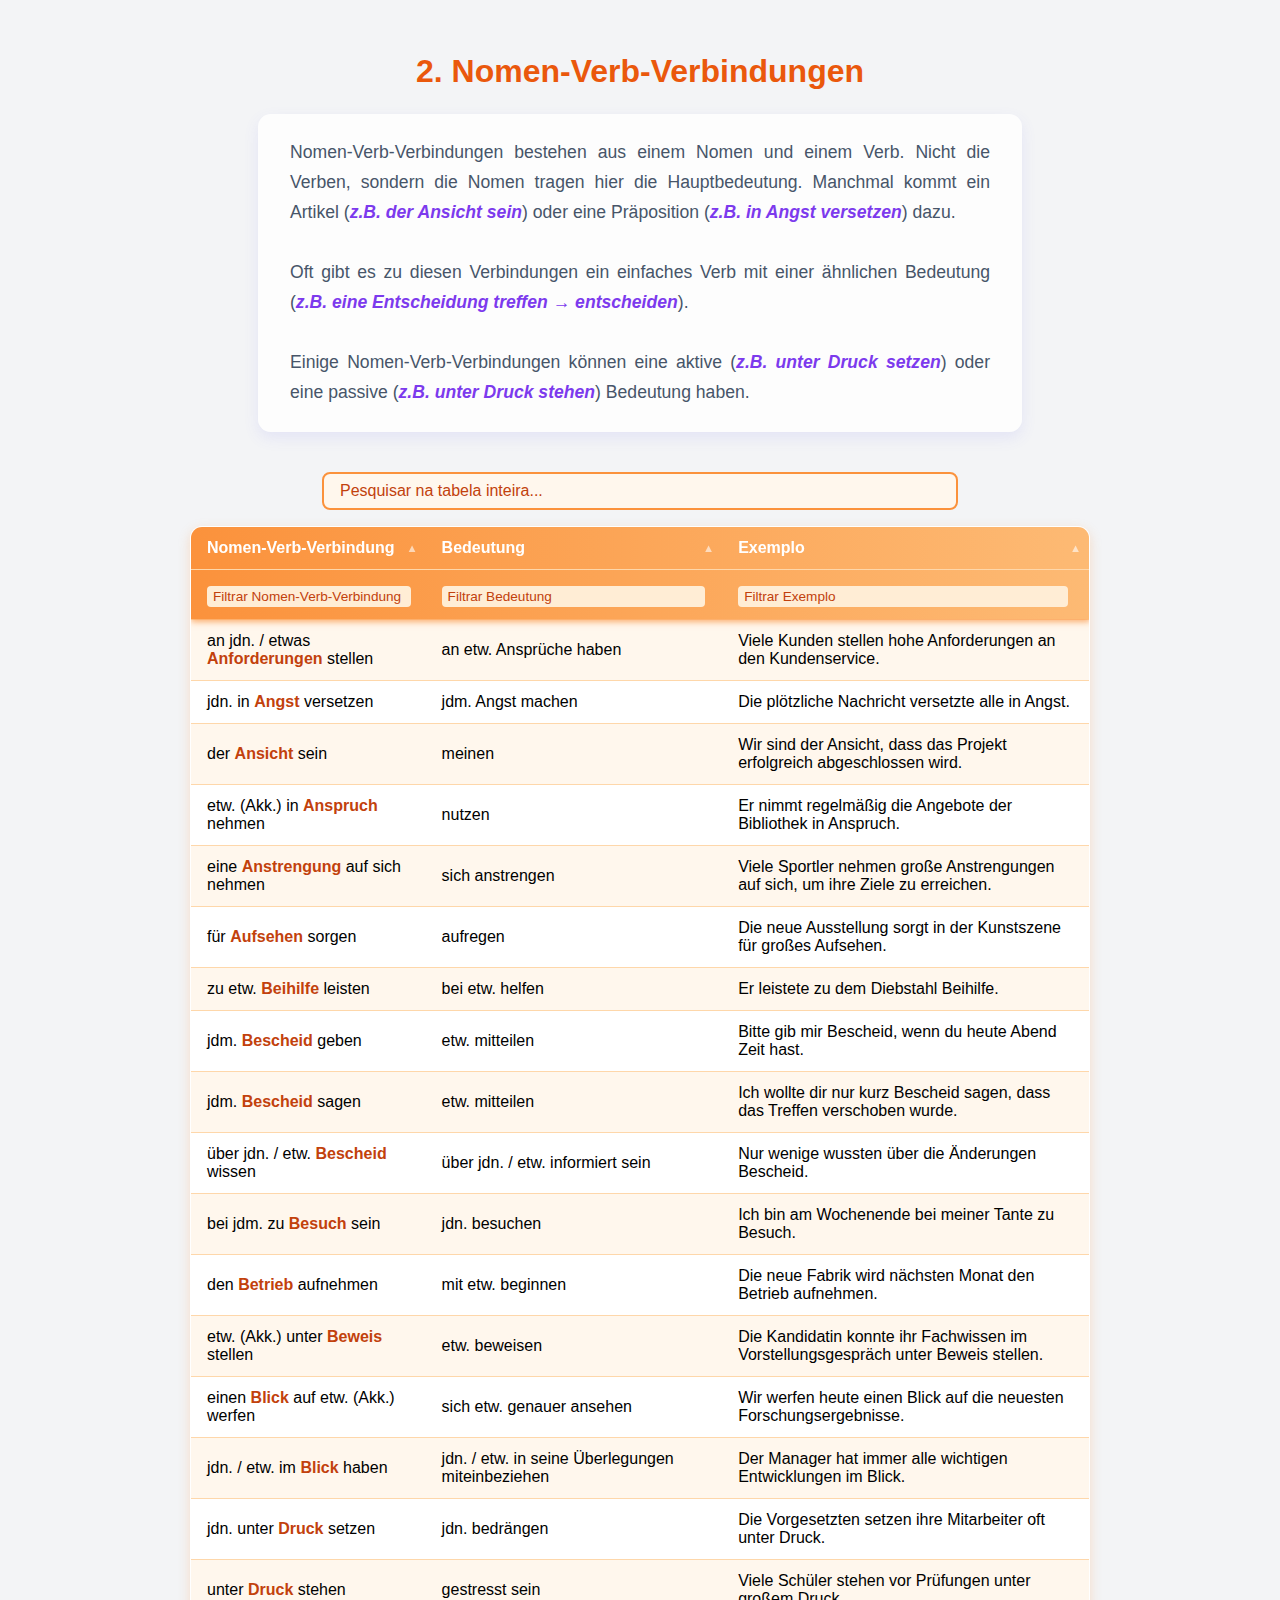
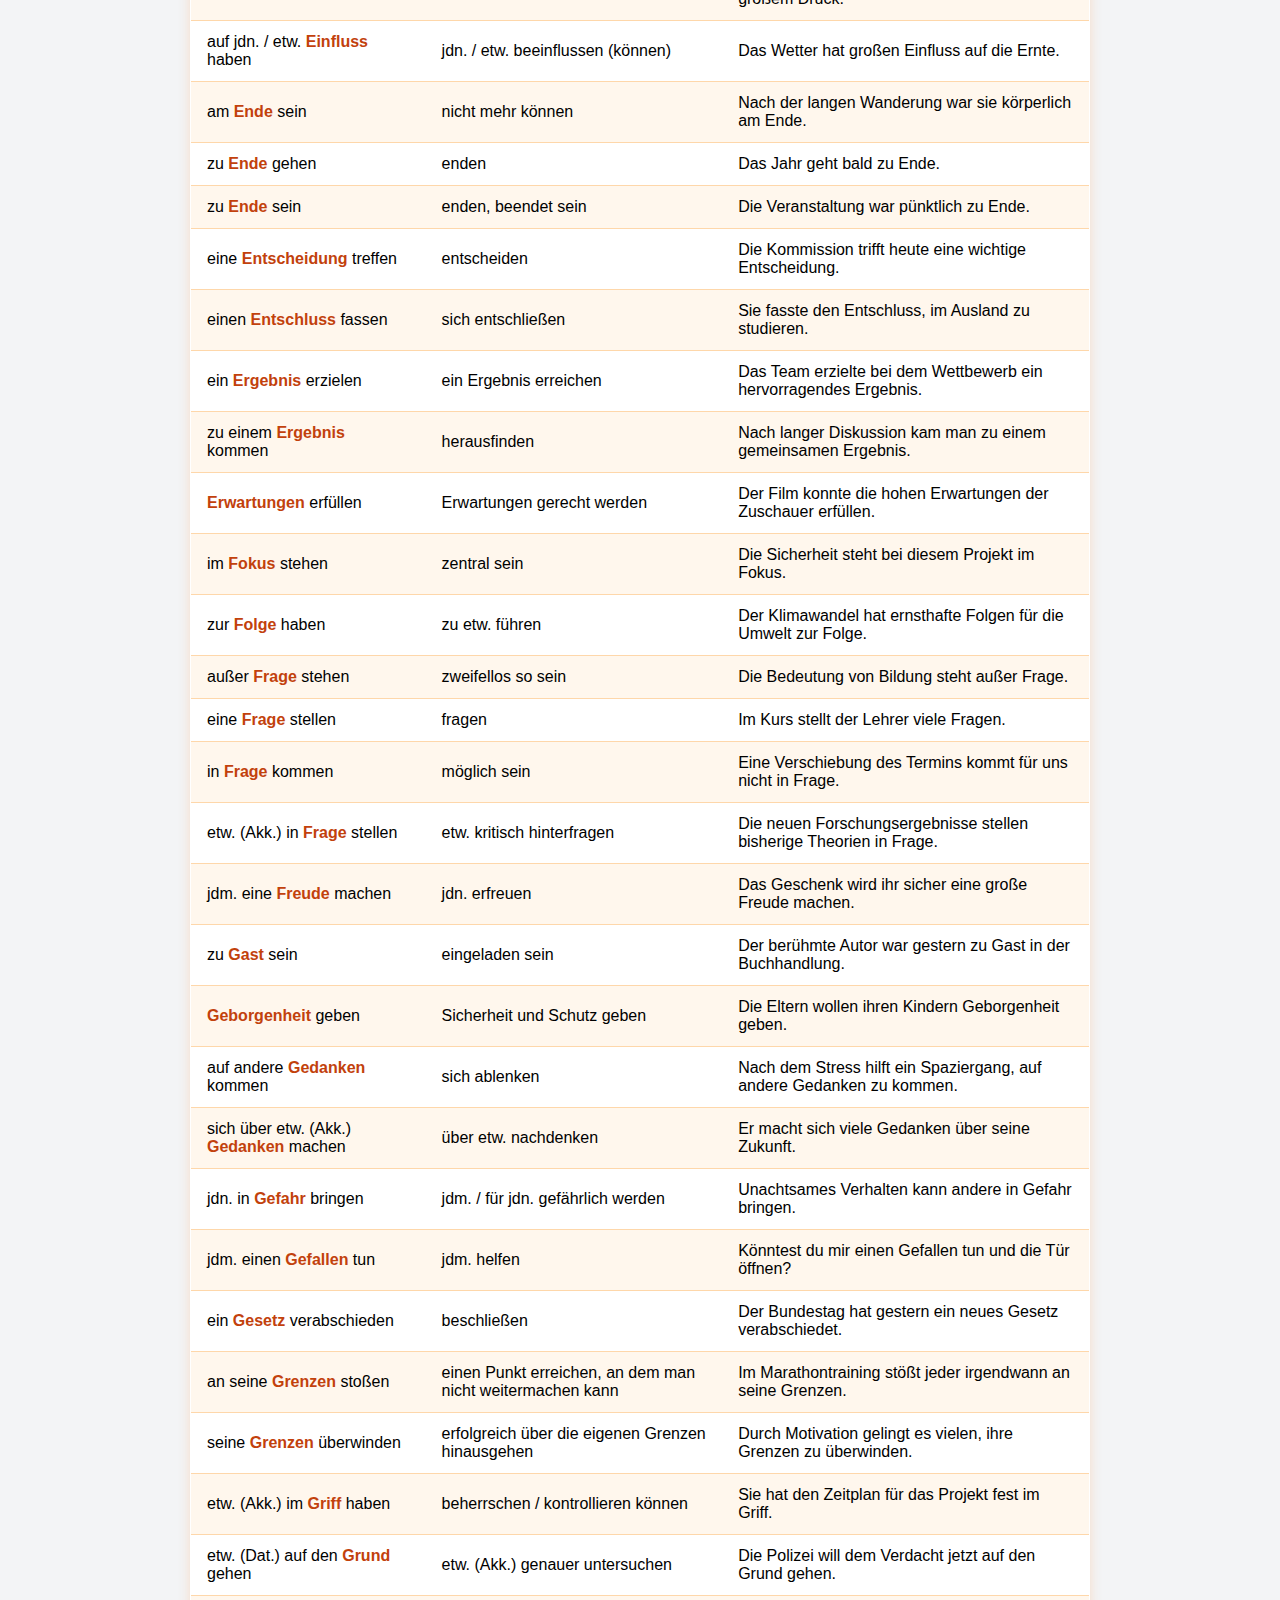
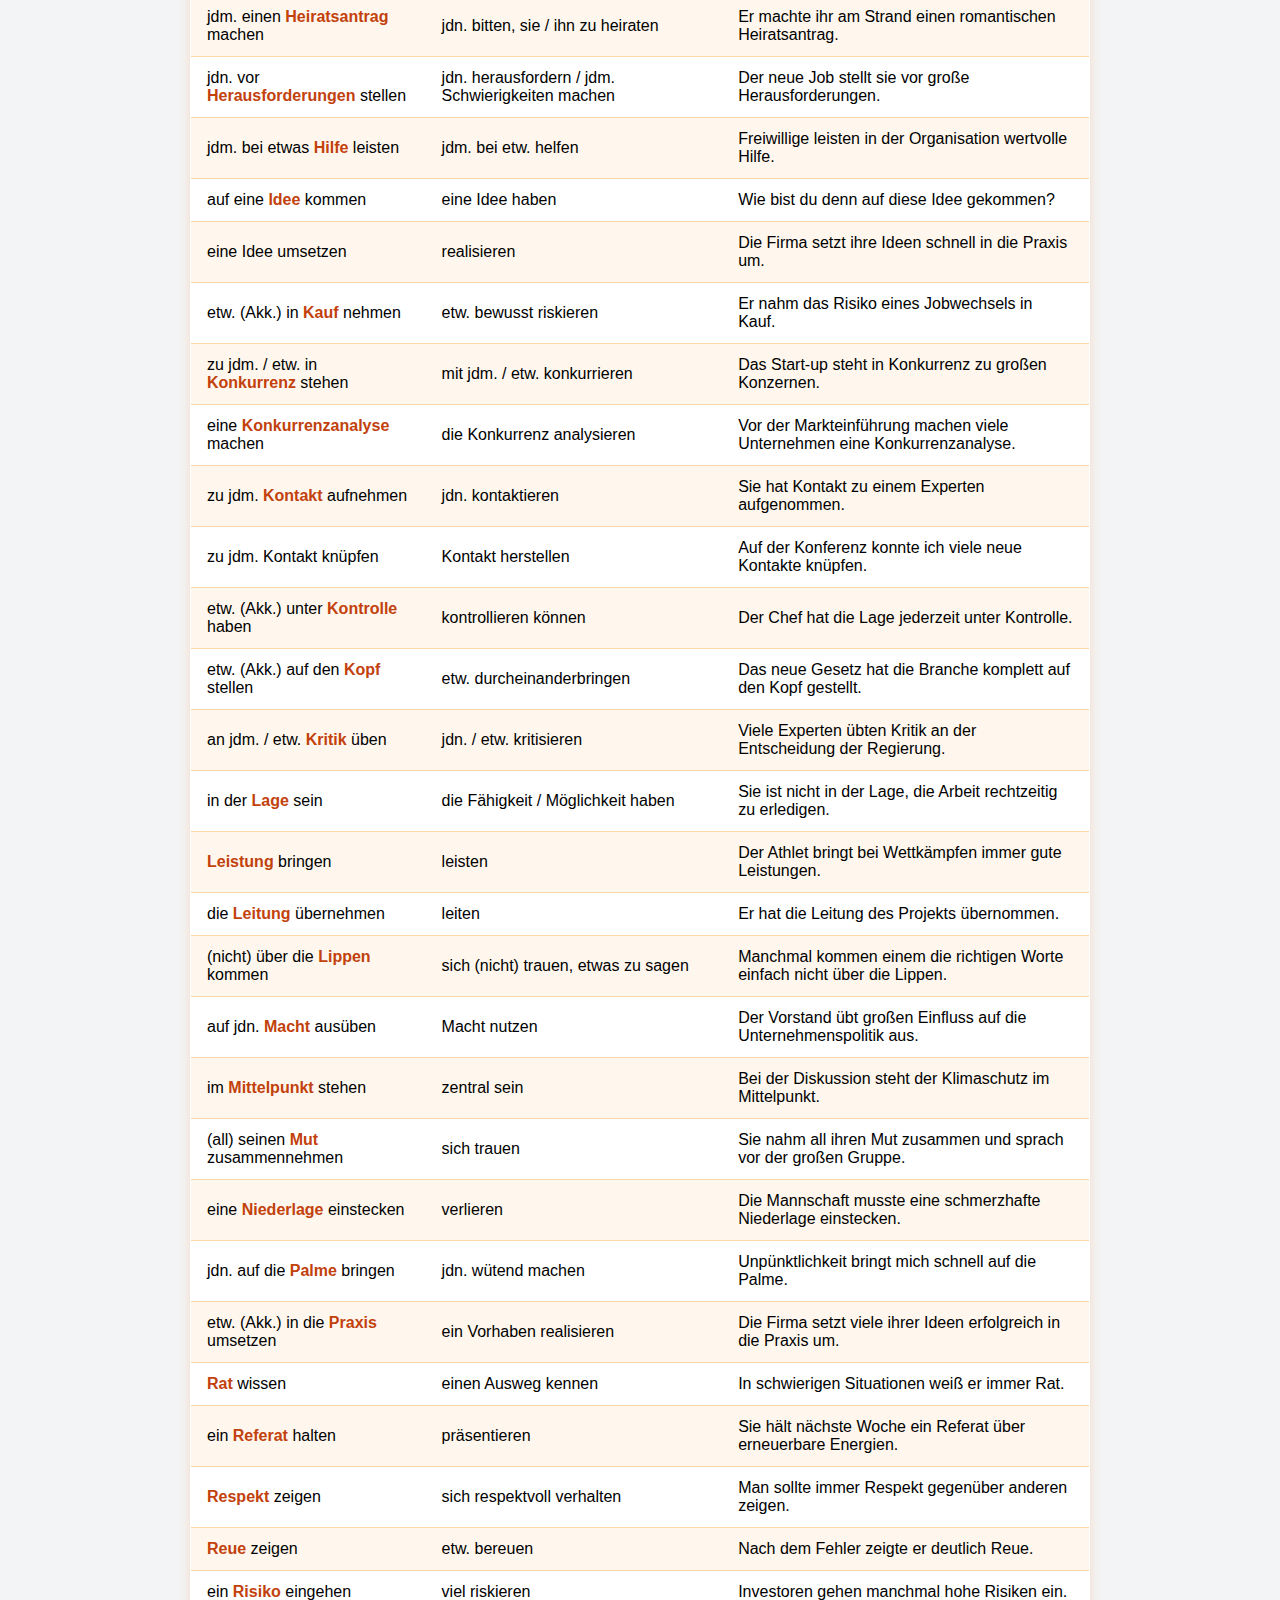
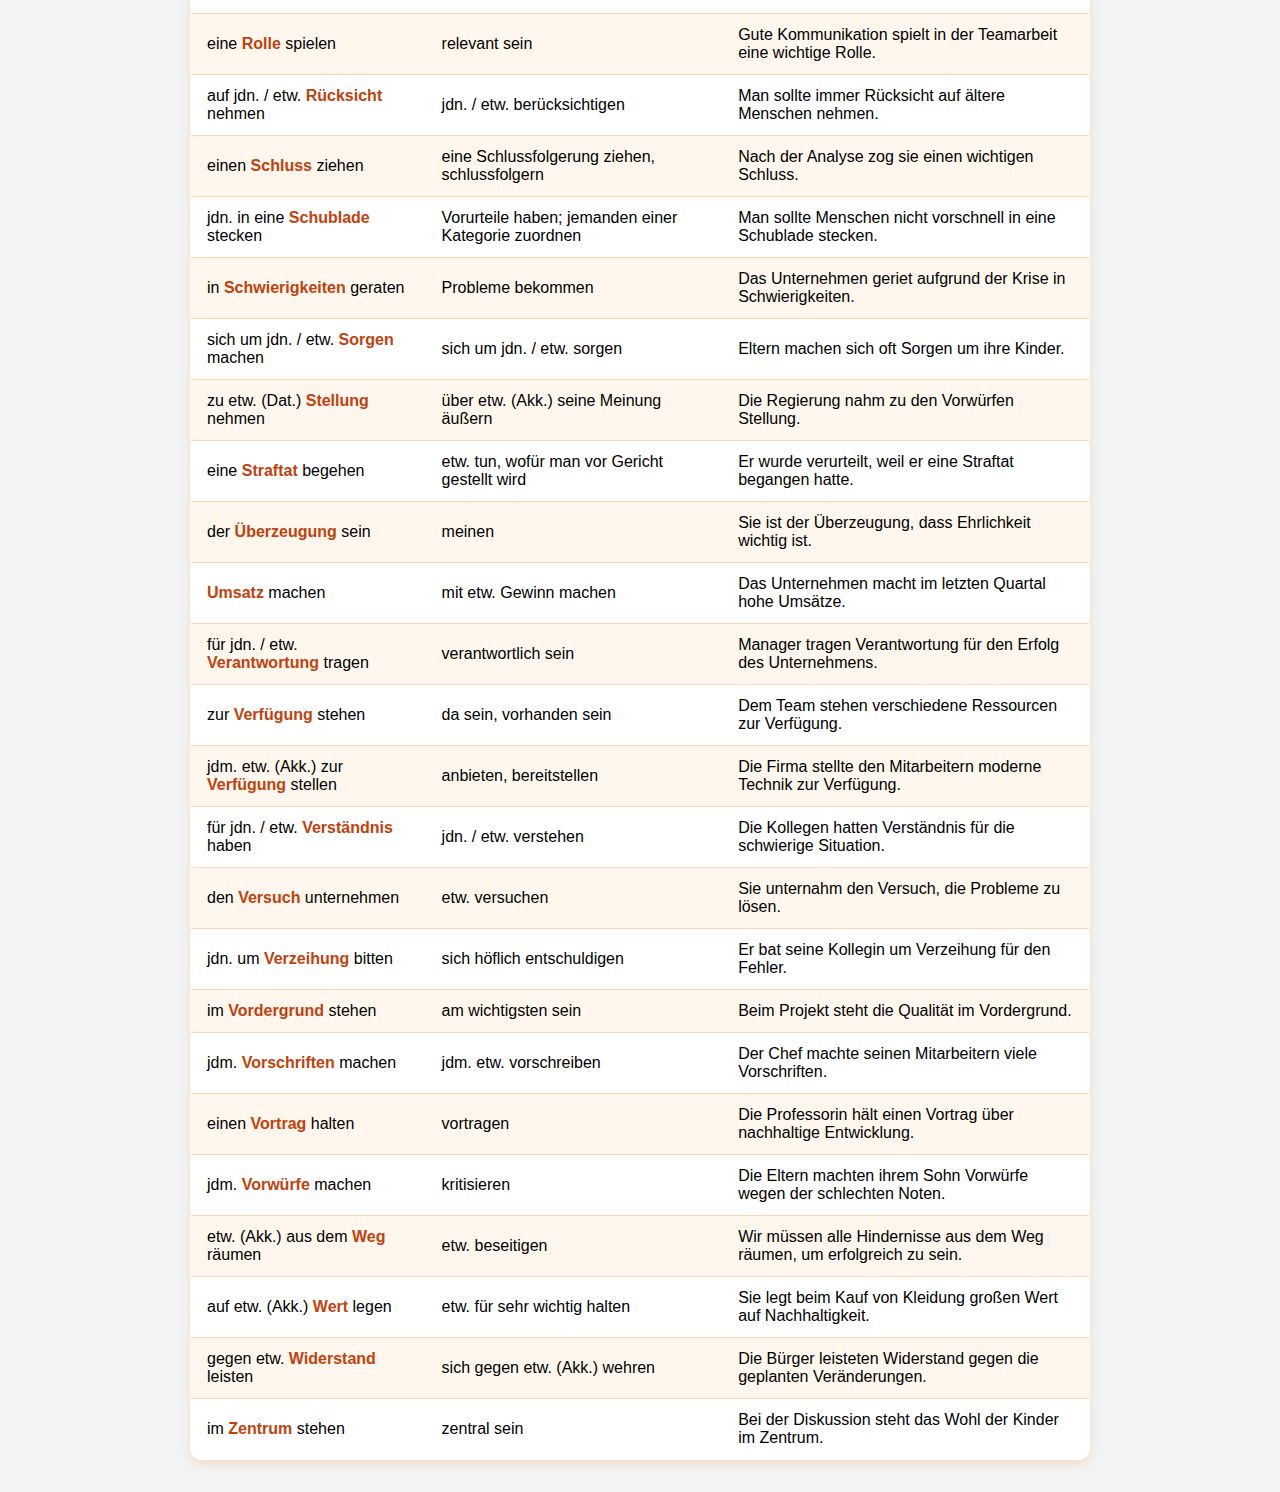
<file: c1_1/woerter/tabelas/nomen_verb_verbindungen.html>
<!DOCTYPE html>
<html lang="pt-BR">
<head>
<meta charset="UTF-8" />
<meta name="viewport" content="width=device-width, initial-scale=1" />
<title>2. Nomen-Verb-Verbindungen - C1_1</title>
<style>
  body {
    font-family: 'Inter', sans-serif;
    background: #f3f4f6;
    padding: 2rem;
    margin: 0;
  }

  h1 {
    color: #ea580c; /* laranja forte */
    margin-bottom: 1.5rem;
    text-align: center;
  }

  #search_input {
    margin-bottom: 1rem;
    padding: 0.5rem 1rem;
    width: 100%;
    max-width: 600px;
    font-size: 1rem;
    border: 2px solid #fb923c;
    border-radius: 0.5rem;
    outline: none;
    transition: border-color 0.3s;
    display: block;
    margin-left: auto;
    margin-right: auto;
    background-color: #fff7ed;
    color: #b45309;
  }

  #search_input:focus {
    border-color: #ea580c;
  }

  #search_input::placeholder {
    color: #c2410c;
  }

  table {
    border-collapse: collapse;
    width: 100%;
    max-width: 900px;
    margin: 0 auto;
    background: white;
    border-radius: 0.75rem;
    overflow: hidden;
    box-shadow: 0 4px 12px rgb(251 146 60 / 0.25);
    border: 1px solid #fb923c;
  }

  thead {
    background: linear-gradient(90deg, #fb923c, #fdba74);
    color: white;
    position: sticky;
    top: 0;
    box-shadow: 0 3px 6px rgb(251 146 60 / 0.7);
    z-index: 10;
  }

  tbody tr:nth-child(odd) {
    background-color: #fff7ed;
  }

  tbody tr:hover {
    background-color: #fed7aa;
    cursor: pointer;
  }

  th, td {
    padding: 0.75rem 1rem;
    border-bottom: 1px solid #fed7aa;
    font-size: 1rem;
    text-align: left;
  }

  th.sortable {
    cursor: pointer;
    user-select: none;
    position: relative;
  }

  th.sortable:hover {
    background-color: rgba(255 255 255 / 0.2);
  }

  th .sort-arrow {
    position: absolute;
    right: 8px;
    top: 50%;
    transform: translateY(-50%);
    font-size: 0.7rem;
    opacity: 0.6;
    color: white;
  }

  th .sort-arrow.active {
    opacity: 1;
    color: #c2410c;
  }

  /* Inputs filtro por coluna */
  th input.filter-input {
    margin-top: 4px;
    width: 95%;
    padding: 3px 6px;
    border-radius: 0.25rem;
    border: none;
    font-size: 0.85rem;
    background-color: #ffedd5;
    color: #b45309;
  }

  th input.filter-input::placeholder {
    color: #c2410c;
  }

  /* Responsivo para mobile: scroll horizontal e ajustes */
  @media (max-width: 768px) {
    table {
      display: block;
      overflow-x: auto;
      white-space: nowrap;
    }
    th, td {
      padding: 0.5rem 0.75rem;
      font-size: 0.9rem;
    }
    #search_input {
      font-size: 0.9rem;
      max-width: 100%;
      box-sizing: border-box;
    }
  }

  /* Estilo descritivo Nomen-Verb-Verbindungen */
  .nvv-description {
    max-width: 700px;
    margin: 1.5rem auto 2.5rem auto;
    color: #475569;
    font-size: 1.1rem;
    line-height: 1.7;
    text-align: justify;
    background: #ffffffcc;
    padding: 1.5rem 2rem;
    border-radius: 0.8rem;
    box-shadow: 0 6px 15px rgb(99 102 241 / 0.1);
    font-weight: 400;
    font-family: 'Inter', sans-serif;
  }

  .nvv-description em {
    font-style: italic;
    color: #7c3aed;
    font-weight: 600;
  }

  /* Estilo para o Nomen destacado no texto da coluna */
  .highlight-nomen {
    color: #c2410c; /* laranja escuro */
    font-weight: 700;
  }
</style>
</head>
<body>

<h1>2. Nomen-Verb-Verbindungen</h1>

<div class="nvv-description">
  Nomen-Verb-Verbindungen bestehen aus einem Nomen und einem Verb. Nicht die Verben, sondern die Nomen
  tragen hier die Hauptbedeutung. Manchmal kommt ein Artikel (<em>z.B. der Ansicht sein</em>) oder eine Präposition (<em>z.B. in Angst versetzen</em>) dazu.<br><br>
  Oft gibt es zu diesen Verbindungen ein einfaches Verb mit einer ähnlichen Bedeutung (<em>z.B. eine Entscheidung treffen → entscheiden</em>).<br><br>
  Einige Nomen-Verb-Verbindungen können eine aktive (<em>z.B. unter Druck setzen</em>) oder eine passive (<em>z.B. unter Druck stehen</em>) Bedeutung haben.
</div>

<input
  type="text"
  id="search_input"
  placeholder="Pesquisar na tabela inteira..."
  aria-label="Pesquisar na tabela"
/>

<table id="nvv_table" aria-describedby="search_input">
  <thead>
    <tr>
      <th class="sortable" data-column="Nomen-Verb-Verbindung" tabindex="0" aria-sort="none" aria-label="Nomen-Verb-Verbindung, clicar para ordenar">
        Nomen-Verb-Verbindung
        <span class="sort-arrow">&#9650;</span>
      </th>
      <th class="sortable" data-column="Bedeutung" tabindex="0" aria-sort="none" aria-label="Bedeutung, clicar para ordenar">
        Bedeutung
        <span class="sort-arrow">&#9650;</span>
      </th>
      <th class="sortable" data-column="Exemplo" tabindex="0" aria-sort="none" aria-label="Exemplo, clicar para ordenar">
        Exemplo
        <span class="sort-arrow">&#9650;</span>
      </th>
      <!-- Coluna Nomen oculta -->
    </tr>
    <tr>
      <th><input type="text" class="filter-input" data-column="Nomen-Verb-Verbindung" placeholder="Filtrar Nomen-Verb-Verbindung" aria-label="Filtrar Nomen-Verb-Verbindung"/></th>
      <th><input type="text" class="filter-input" data-column="Bedeutung" placeholder="Filtrar Bedeutung" aria-label="Filtrar Bedeutung"/></th>
      <th><input type="text" class="filter-input" data-column="Exemplo" placeholder="Filtrar Exemplo" aria-label="Filtrar Exemplo"/></th>
      <!-- Filtro Nomen oculto -->
    </tr>
  </thead>
  <tbody id="table_body">
    <!-- Linhas serão inseridas dinamicamente -->
  </tbody>
</table>

<script>
  const jsonUrl = '../data/nomen_verb_verbindungen.json';

  const tbody = document.getElementById('table_body');
  const searchInput = document.getElementById('search_input');
  const filterInputs = document.querySelectorAll('input.filter-input');
  const headers = document.querySelectorAll('th.sortable');

  let data = [];
  let sortColumn = null;
  let sortDirection = 'asc';

  function normalizeString(str) {
    return str.toLowerCase().normalize('NFD').replace(/[\u0300-\u036f]/g, '');
  }

  async function fetchData() {
    try {
      const res = await fetch(jsonUrl);
      if (!res.ok) throw new Error('Erro ao carregar JSON');
      data = await res.json();
      renderTable(data);
    } catch (e) {
      tbody.innerHTML = `<tr><td colspan="3" style="color:red; text-align:center;">Erro ao carregar dados: ${e.message}</td></tr>`;
    }
  }

  function escapeRegExp(string) {
    return string.replace(/[.*+?^${}()|[\]\\]/g, '\\$&');
  }

  function renderTable(dataToRender) {
    tbody.innerHTML = '';
    dataToRender.forEach(item => {
      // Destacar Nomen no texto da coluna "Nomen-Verb-Verbindung"
      let nvText = item['Nomen-Verb-Verbindung'];
      const nomen = item.Nomen;
      if (nomen && nvText) {
        const regex = new RegExp(`(${escapeRegExp(nomen)})`, 'gi');
        nvText = nvText.replace(regex, `<span class="highlight-nomen">$1</span>`);
      }

      const tr = document.createElement('tr');
      tr.innerHTML = `
        <td>${nvText}</td>
        <td>${item.Bedeutung}</td>
        <td>${item.Exemplo}</td>
      `;
      tbody.appendChild(tr);
    });
  }

  function applyFilters() {
    const generalFilter = normalizeString(searchInput.value);

    const columnFilters = {};
    filterInputs.forEach(input => {
      columnFilters[input.dataset.column] = normalizeString(input.value);
    });

    const filtered = data.filter(item => {
      // Verifica filtro geral em todas as colunas, incluindo Nomen mas não exibida
      const matchGeneral = Object.values(item).some(val =>
        normalizeString(val).includes(generalFilter)
      );

      // Verifica filtros individuais nas colunas visíveis
      const matchColumns = Object.entries(columnFilters).every(([col, val]) => {
        if (!val) return true;
        return normalizeString(item[col]).includes(val);
      });

      return matchGeneral && matchColumns;
    });

    renderTable(filtered);
  }

  function sortData(column) {
    if (sortColumn === column) {
      sortDirection = sortDirection === 'asc' ? 'desc' : 'asc';
    } else {
      sortColumn = column;
      sortDirection = 'asc';
    }

    data.sort((a, b) => {
      const valA = normalizeString(a[column]);
      const valB = normalizeString(b[column]);
      if (valA < valB) return sortDirection === 'asc' ? -1 : 1;
      if (valA > valB) return sortDirection === 'asc' ? 1 : -1;
      return 0;
    });

    applyFilters();
    updateSortUI();
  }

  function updateSortUI() {
    headers.forEach(h => {
      const col = h.dataset.column;
      const arrow = h.querySelector('.sort-arrow');
      if (col === sortColumn) {
        arrow.classList.add('active');
        arrow.innerHTML = sortDirection === 'asc' ? '&#9650;' : '&#9660;';
        h.setAttribute('aria-sort', sortDirection === 'asc' ? 'ascending' : 'descending');
      } else {
        arrow.classList.remove('active');
        arrow.innerHTML = '&#9650;';
        h.setAttribute('aria-sort', 'none');
      }
    });
  }

  searchInput.addEventListener('input', applyFilters);
  filterInputs.forEach(input => input.addEventListener('input', applyFilters));
  headers.forEach(h => h.addEventListener('click', () => sortData(h.dataset.column)));

  fetchData();
</script>

</body>
</html>
</file>
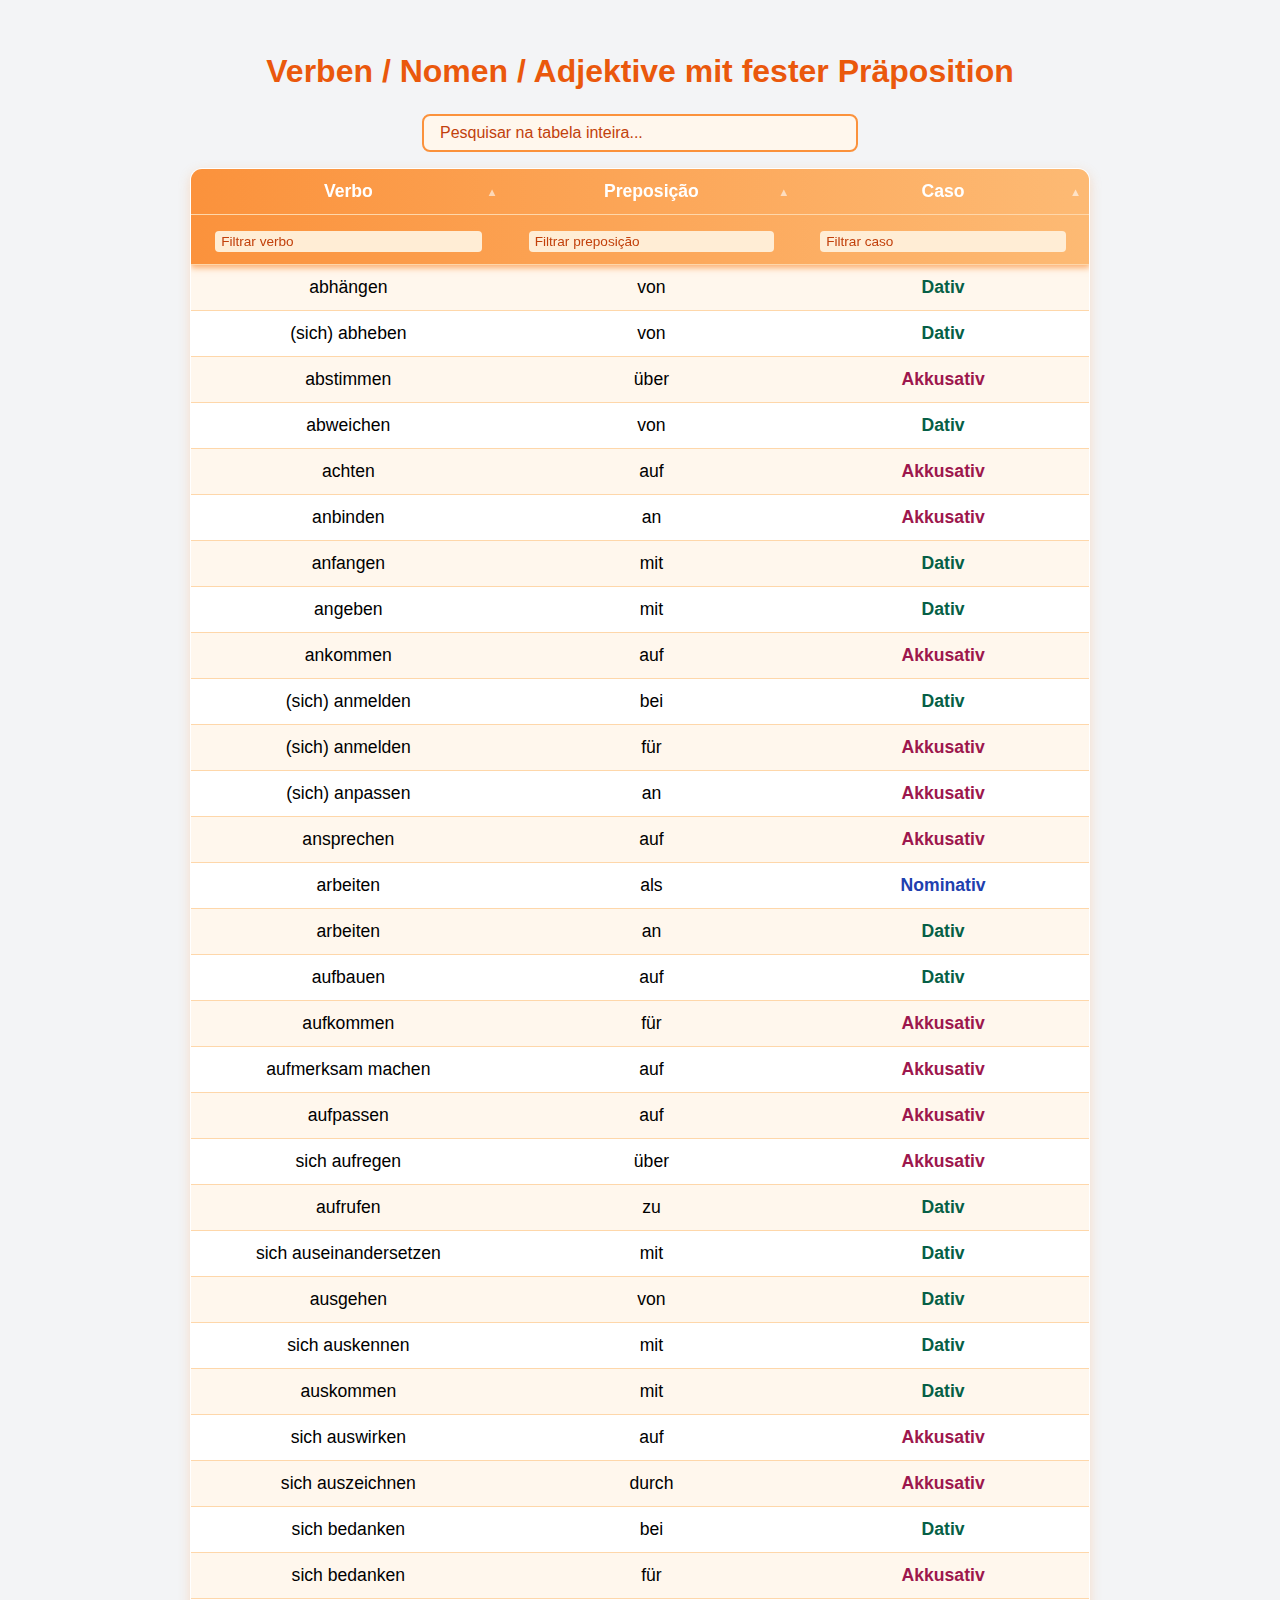
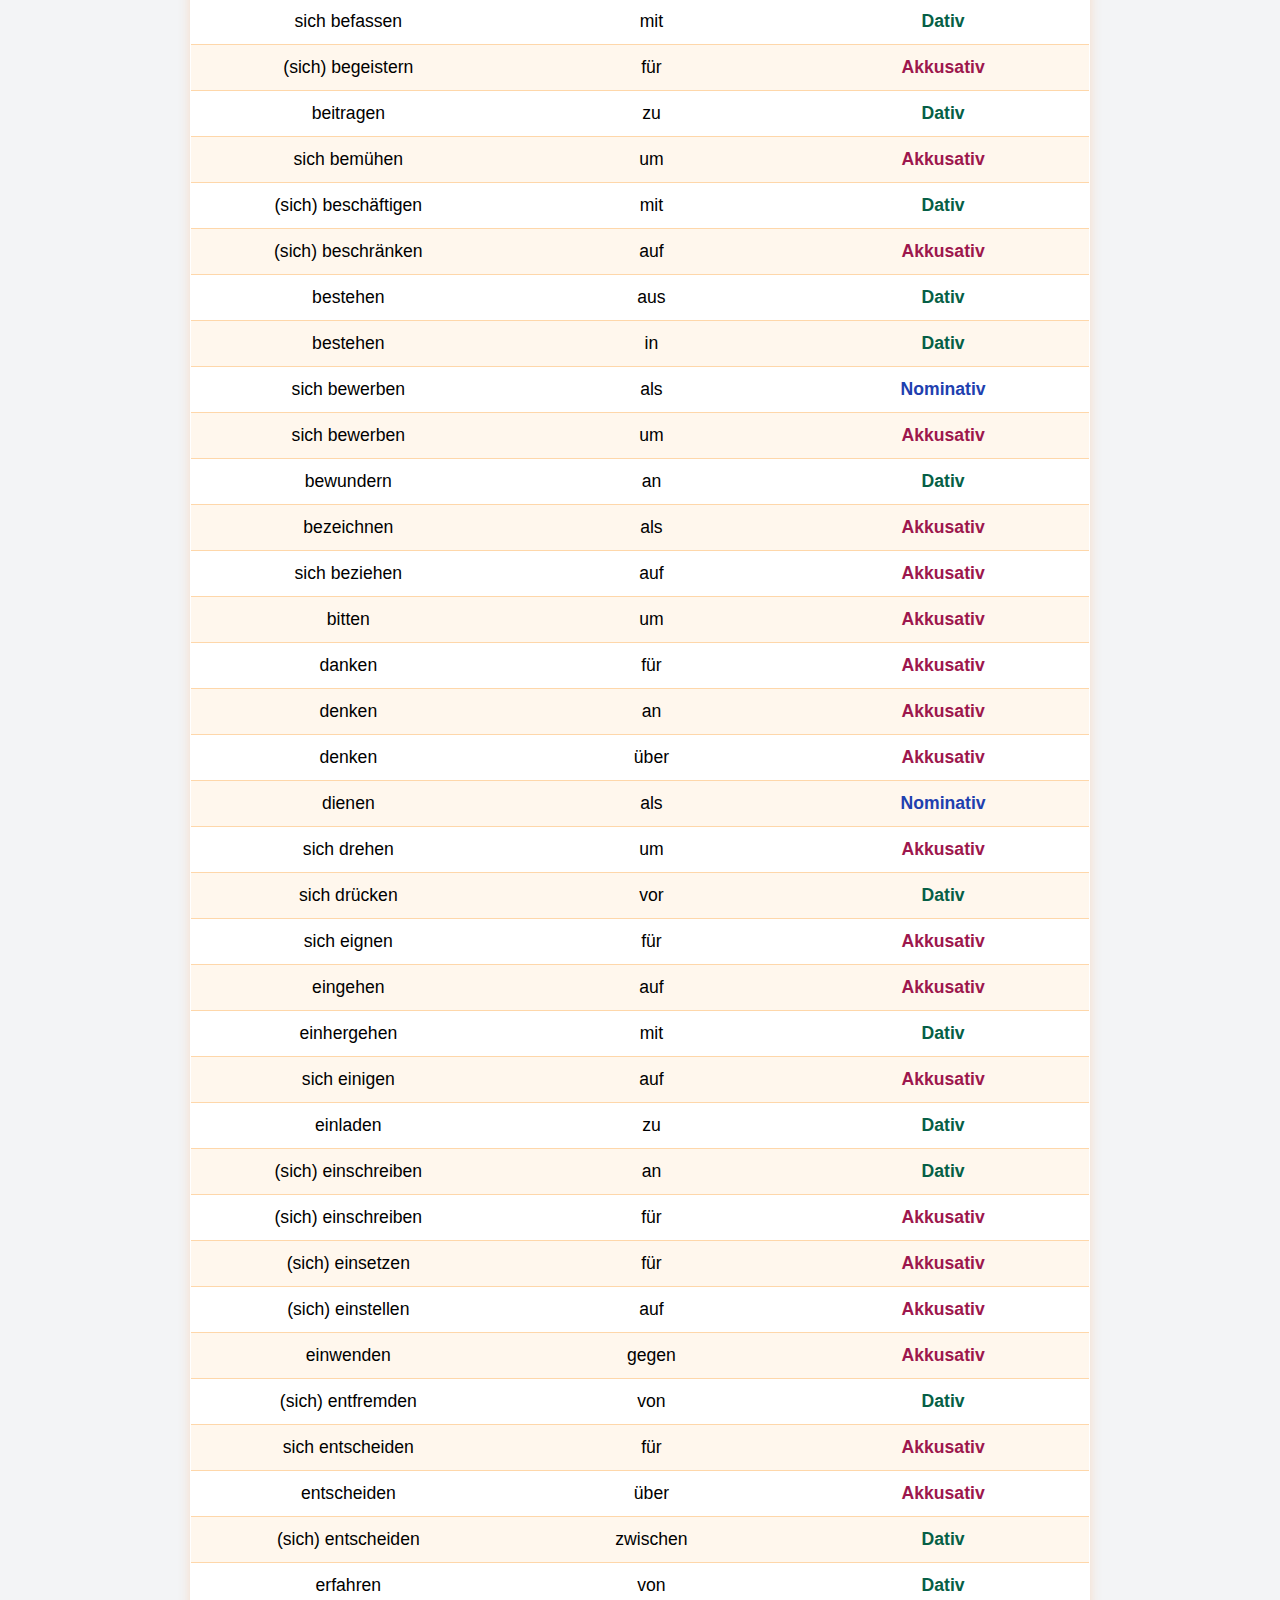
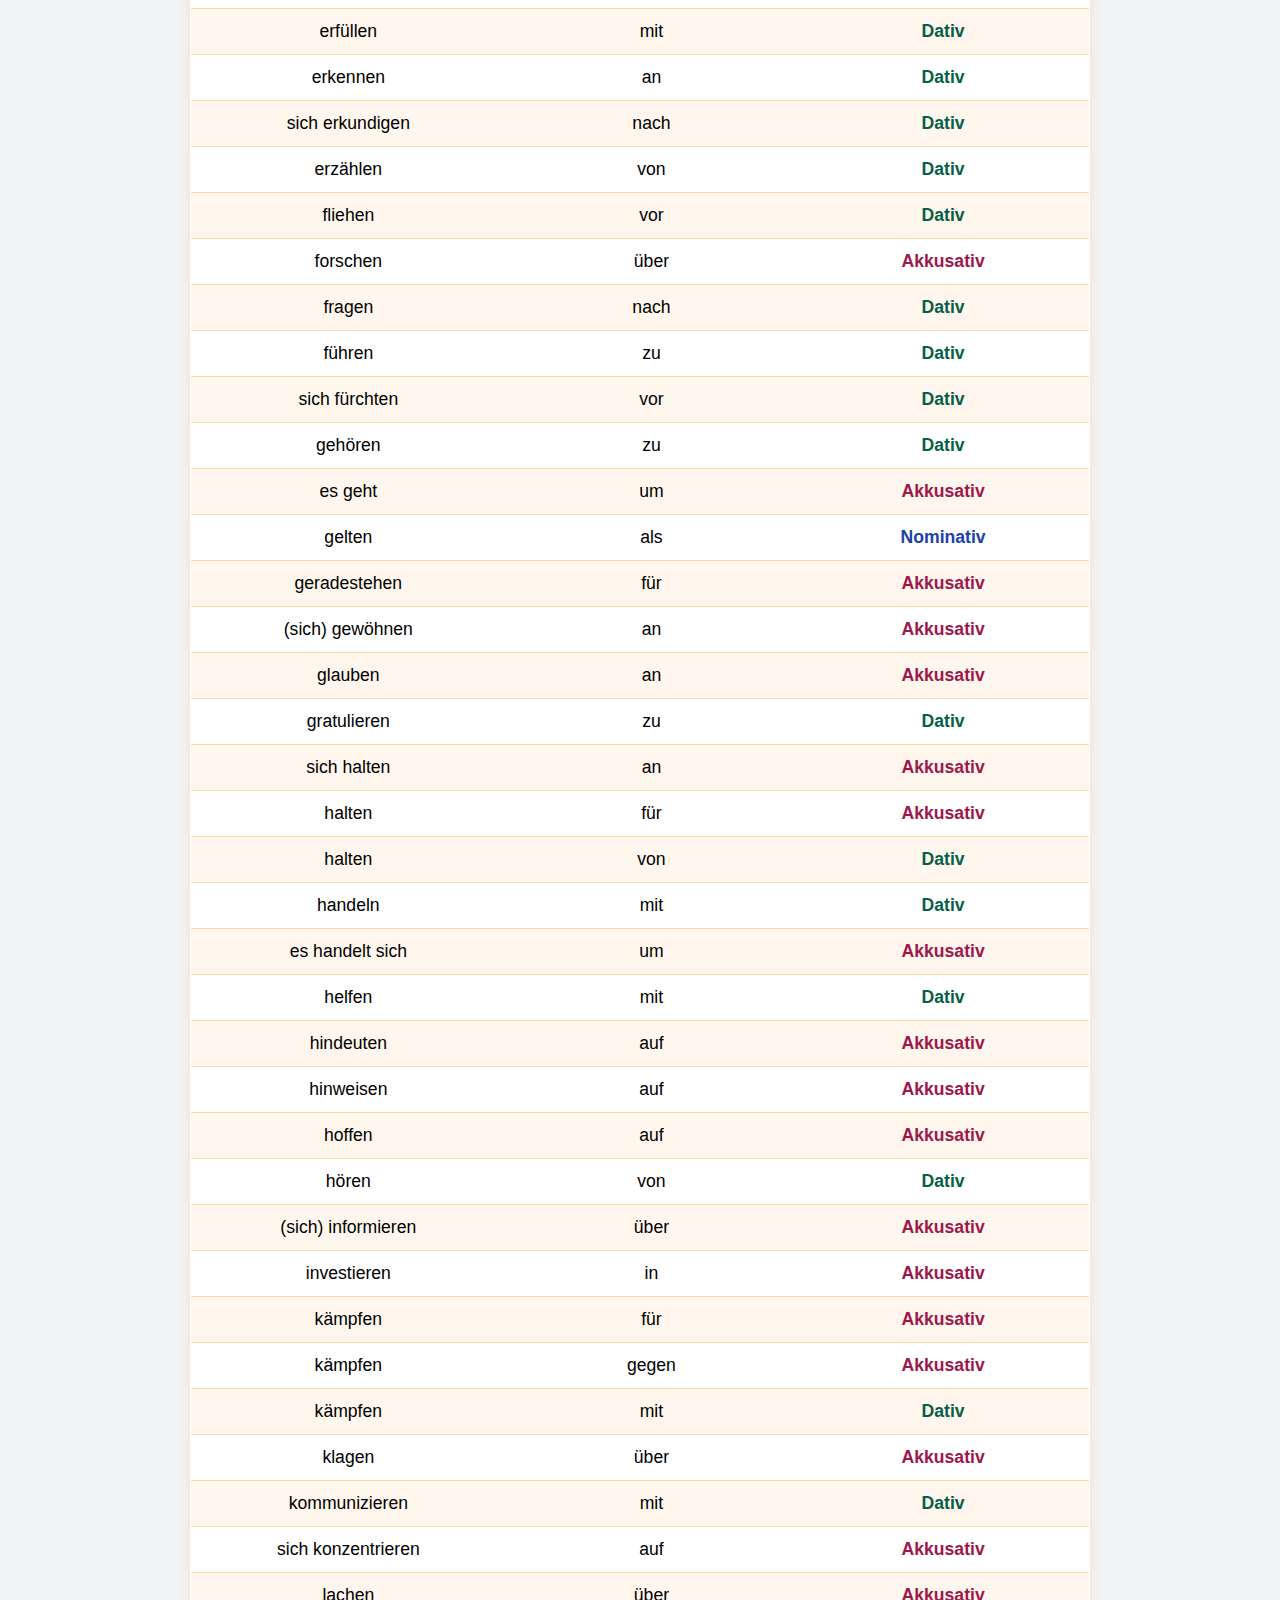
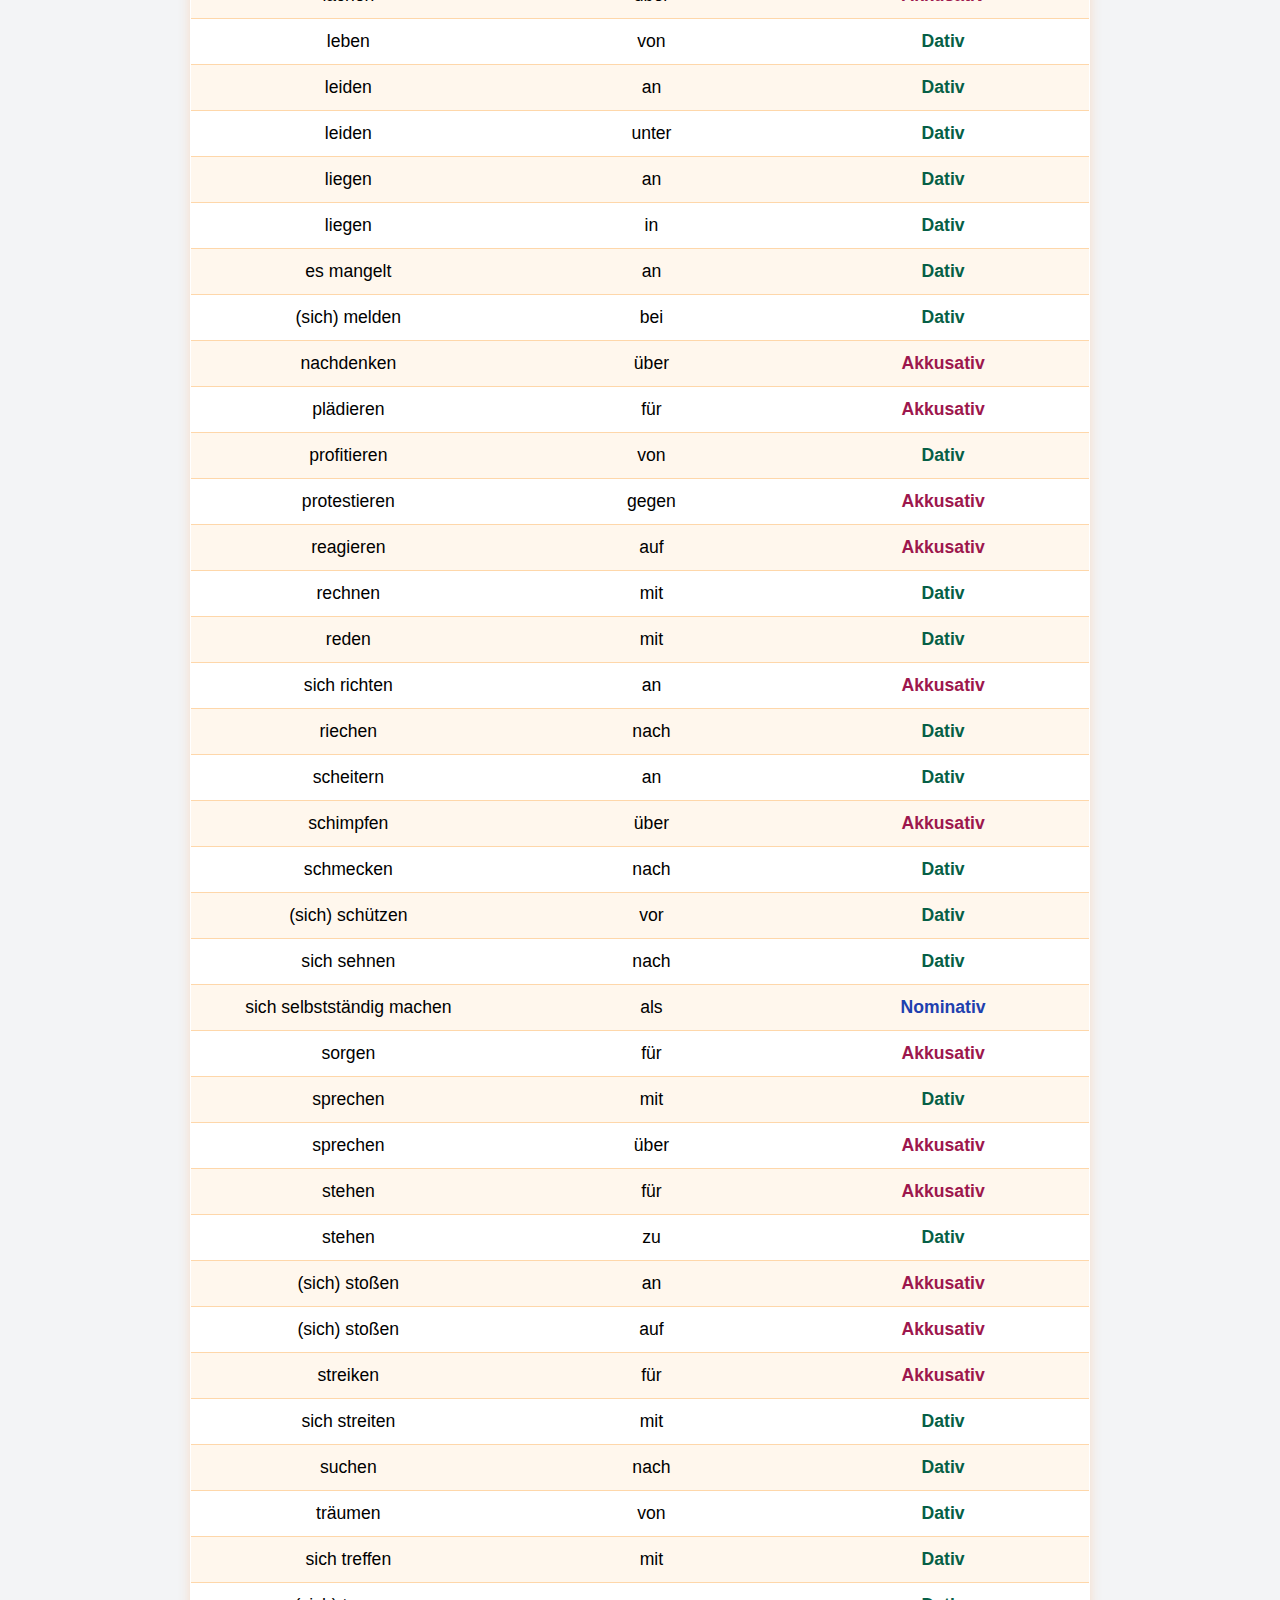
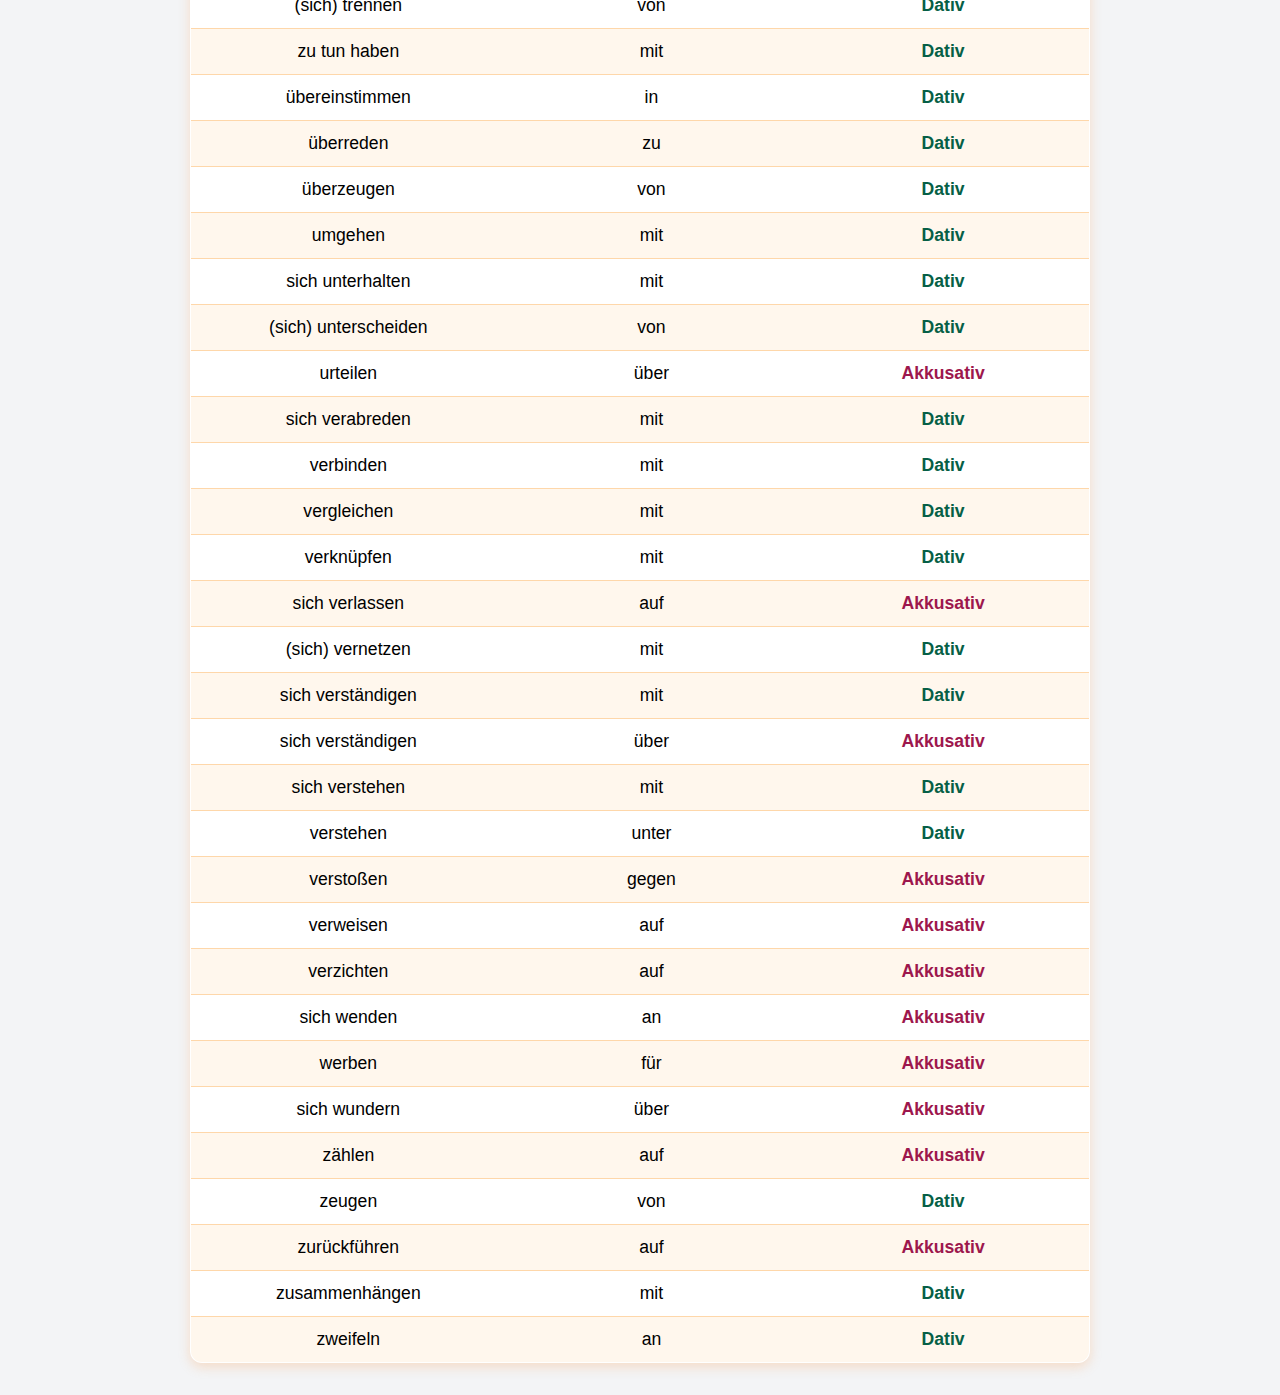
<file: c1_1/woerter/tabelas/verben_nomen_adjektive_preposicao.html>
<!DOCTYPE html>
<html lang="pt-BR">
<head>
<meta charset="UTF-8" />
<meta name="viewport" content="width=device-width, initial-scale=1" />
<title>Verben / Nomen / Adjektive mit fester Präposition - C1_1</title>
<style>
  /* Estilos base */
body {
  font-family: 'Inter', sans-serif;
  background: #f3f4f6;
  padding: 2rem;
  margin: 0;
}

h1 {
  color: #ea580c; /* laranja forte */
  margin-bottom: 1.5rem;
  text-align: center;
}

#search_input {
  margin-bottom: 1rem;
  padding: 0.5rem 1rem;
  width: 100%;
  max-width: 400px;
  font-size: 1rem;
  border: 2px solid #fb923c;
  border-radius: 0.5rem;
  outline: none;
  transition: border-color 0.3s;
  display: block;
  margin-left: auto;
  margin-right: auto;
  background-color: #fff7ed;
  color: #b45309;
}

#search_input:focus {
  border-color: #ea580c;
}

#search_input::placeholder {
  color: #c2410c;
}

table {
  border-collapse: collapse;
  width: 100%;
  max-width: 900px;
  margin: 0 auto;
  background: white;
  border-radius: 0.75rem;
  overflow: hidden;
  box-shadow: 0 4px 12px rgb(251 146 60 / 0.25);
  border: 1px solid #fb923c;
}

thead {
  background: linear-gradient(90deg, #fb923c, #fdba74);
  color: white;
  position: sticky;
  top: 0;
  box-shadow: 0 3px 6px rgb(251 146 60 / 0.7);
  z-index: 10;
}

tbody tr:nth-child(odd) {
  background-color: #fff7ed;
}

tbody tr:hover {
  background-color: #fed7aa;
  cursor: pointer;
}

th, td {
  padding: 0.75rem 1rem;
  text-align: center;
  border-bottom: 1px solid #fed7aa;
  font-size: 1.1rem;
  position: relative;
}

th.sortable {
  cursor: pointer;
  user-select: none;
}

th.sortable:hover {
  background-color: rgba(255 255 255 / 0.2);
}

th .sort-arrow {
  position: absolute;
  right: 8px;
  top: 50%;
  transform: translateY(-50%);
  font-size: 0.7rem;
  opacity: 0.6;
  color: white;
}

th .sort-arrow.active {
  opacity: 1;
  color: #c2410c;
}

/* Inputs filtro por coluna */
th input.filter-input {
  margin-top: 4px;
  width: 90%;
  padding: 3px 6px;
  border-radius: 0.25rem;
  border: none;
  font-size: 0.85rem;
  background-color: #ffedd5;
  color: #b45309;
}

th input.filter-input::placeholder {
  color: #c2410c;
}

/* Cores para casos */
.caso-dativ {
  color: #065f46; /* verde escuro */
  font-weight: 700;
}

.caso-akkusativ {
  color: #9d174d; /* rosa escuro */
  font-weight: 700;
}

.caso-nominativ {
  color: #1e40af; /* azul escuro */
  font-weight: 700;
}

/* Responsivo para mobile: scroll horizontal e ajustes */
@media (max-width: 768px) {
  table {
    display: block;
    overflow-x: auto;
    white-space: nowrap;
  }
  th, td {
    padding: 0.5rem 0.75rem;
    font-size: 1rem;
  }
  #search_input {
    font-size: 0.9rem;
    max-width: 100%;
    box-sizing: border-box;
  }
}

</style>
</head>
<body>

<h1>Verben / Nomen / Adjektive mit fester Präposition</h1>

<input
  type="text"
  id="search_input"
  placeholder="Pesquisar na tabela inteira..."
  aria-label="Pesquisar na tabela"
/>

<table id="preposicoes_table" aria-describedby="search_input">
  <thead>
    <tr>
      <th class="sortable" data-column="verbo" tabindex="0" aria-sort="none" aria-label="Verbo, clicar para ordenar">
        Verbo
        <span class="sort-arrow">&#9650;</span>
      </th>
      <th class="sortable" data-column="preposicao" tabindex="0" aria-sort="none" aria-label="Preposição, clicar para ordenar">
        Preposição
        <span class="sort-arrow">&#9650;</span>
      </th>
      <th class="sortable" data-column="caso" tabindex="0" aria-sort="none" aria-label="Caso, clicar para ordenar">
        Caso
        <span class="sort-arrow">&#9650;</span>
      </th>
    </tr>
    <tr>
      <th><input type="text" class="filter-input" data-column="verbo" placeholder="Filtrar verbo" aria-label="Filtrar verbo"/></th>
      <th><input type="text" class="filter-input" data-column="preposicao" placeholder="Filtrar preposição" aria-label="Filtrar preposição"/></th>
      <th><input type="text" class="filter-input" data-column="caso" placeholder="Filtrar caso" aria-label="Filtrar caso"/></th>
    </tr>
  </thead>
  <tbody id="table_body">
    <!-- Linhas serão inseridas dinamicamente -->
  </tbody>
</table>

<script>
  const jsonUrl = '../data/verben_preposicao_caso.json';

  const tbody = document.getElementById('table_body');
  const searchInput = document.getElementById('search_input');
  const filterInputs = document.querySelectorAll('input.filter-input');
  const headers = document.querySelectorAll('th.sortable');

  let data = [];
  let sortColumn = null;
  let sortDirection = 'asc';

  // Normaliza string para ignorar acentos
  function normalizeString(str) {
    return str.toLowerCase().normalize('NFD').replace(/[\u0300-\u036f]/g, '');
  }

  async function fetchData() {
    try {
      const res = await fetch(jsonUrl);
      if (!res.ok) throw new Error('Erro ao carregar JSON');
      data = await res.json();
      renderTable(data);
    } catch (e) {
      tbody.innerHTML = `<tr><td colspan="3" style="color:red; text-align:center;">Erro ao carregar dados: ${e.message}</td></tr>`;
    }
  }

  function renderTable(dataToRender) {
    tbody.innerHTML = '';
    dataToRender.forEach(item => {
      let casoClass = '';
      const casoLower = item.caso.toLowerCase();
      if (casoLower === 'dativ') {
        casoClass = 'caso-dativ';
      } else if (casoLower === 'akkusativ') {
        casoClass = 'caso-akkusativ';
      } else if (casoLower === 'nominativ') {
        casoClass = 'caso-nominativ';
      }

      const tr = document.createElement('tr');
      tr.innerHTML = `
        <td>${item.verbo}</td>
        <td>${item.preposicao}</td>
        <td class="${casoClass}">${item.caso}</td>
      `;
      tbody.appendChild(tr);
    });
  }

  function applyFilters() {
    const generalFilter = normalizeString(searchInput.value);

    const columnFilters = {};
    filterInputs.forEach(input => {
      columnFilters[input.dataset.column] = normalizeString(input.value);
    });

    const filtered = data.filter(item => {
      const matchGeneral = Object.values(item).some(val =>
        normalizeString(val).includes(generalFilter)
      );

      const matchColumns = Object.entries(columnFilters).every(([col, val]) => {
        if (!val) return true;
        return normalizeString(item[col]).includes(val);
      });

      return matchGeneral && matchColumns;
    });

    renderTable(filtered);
  }

  function sortData(column) {
    if (sortColumn === column) {
      sortDirection = sortDirection === 'asc' ? 'desc' : 'asc';
    } else {
      sortColumn = column;
      sortDirection = 'asc';
    }

    data.sort((a, b) => {
      const valA = normalizeString(a[column]);
      const valB = normalizeString(b[column]);
      if (valA < valB) return sortDirection === 'asc' ? -1 : 1;
      if (valA > valB) return sortDirection === 'asc' ? 1 : -1;
      return 0;
    });

    applyFilters();
    updateSortUI();
  }

  function updateSortUI() {
    headers.forEach(h => {
      const col = h.dataset.column;
      const arrow = h.querySelector('.sort-arrow');
      if (col === sortColumn) {
        arrow.classList.add('active');
        arrow.innerHTML = sortDirection === 'asc' ? '&#9650;' : '&#9660;';
        h.setAttribute('aria-sort', sortDirection === 'asc' ? 'ascending' : 'descending');
      } else {
        arrow.classList.remove('active');
        arrow.innerHTML = '&#9650;';
        h.setAttribute('aria-sort', 'none');
      }
    });
  }

  searchInput.addEventListener('input', applyFilters);
  filterInputs.forEach(input => input.addEventListener('input', applyFilters));
  headers.forEach(h => h.addEventListener('click', () => sortData(h.dataset.column)));

  fetchData();
</script>

</body>
</html>
</file>
<file: styles.css>
/* Font Inter */
body {
    font-family: 'Inter', sans-serif;
}

/* Custom styles for table hover effect and striped rows */
.striped-table tbody tr:nth-child(odd) {
    background-color: #f8fafc; /* bg-slate-50 */
}
.striped-table tbody tr:hover {
    background-color: #e0f2fe; /* bg-sky-100 */
}

/* Style for sortable header */
.sortable-header {
    cursor: pointer;
    user-select: none;
    display: flex;
    align-items: center;
    justify-content: space-between;
}
.sort-icon {
    margin-left: 0.5rem;
    font-size: 0.8em;
    color: #64748b; /* slate-500 */
}

/* Highlight style for grammar elements */
.grammar-highlight {
    background-color: #fef08a; /* yellow-200 */
    color: #991b1b; /* red-800 */
    font-weight: 600; /* font-semibold */
    padding: 0.1rem 0.3rem;
    border-radius: 0.25rem;
}

/* Background gradient and layout for body */
body.bg-gradient-to-br {
    background-image: linear-gradient(to bottom right, #bfdbfe, #c4b5fd);
    min-height: 100vh;
    display: flex;
    flex-direction: column;
    align-items: center;
    padding-top: 2rem;
    padding-bottom: 2rem;
    padding-left: 1rem;
    padding-right: 1rem;
    margin: 0;
}

/* Container styling */
.max-w-6xl {
    max-width: 72rem; /* 1152px */
}
.w-full {
    width: 100%;
}
.bg-white {
    background-color: white;
}
.rounded-2xl {
    border-radius: 1rem;
}
.shadow-2xl {
    box-shadow: 0 25px 50px -12px rgba(0, 0, 0, 0.25);
}
.p-6 {
    padding: 1.5rem;
}
.md\:p-10 {
    padding: 2.5rem;
}

/* Headings */
.text-4xl {
    font-size: 2.25rem;
    line-height: 2.5rem;
}
.md\:text-5xl {
    font-size: 3rem;
    line-height: 1;
}
.font-extrabold {
    font-weight: 800;
}
.text-center {
    text-align: center;
}
.text-gray-800 {
    color: #1e293b;
}
.mb-8 {
    margin-bottom: 2rem;
}

/* Navigation Tabs */
.flex {
    display: flex;
}
.justify-center {
    justify-content: center;
}
.border-b {
    border-bottom-width: 1px;
}
.border-gray-200 {
    border-color: #e5e7eb;
}
.px-6 {
    padding-left: 1.5rem;
    padding-right: 1.5rem;
}
.py-3 {
    padding-top: 0.75rem;
    padding-bottom: 0.75rem;
}
.text-lg {
    font-size: 1.125rem;
}
.font-medium {
    font-weight: 500;
}
.text-gray-700 {
    color: #374151;
}
.border-b-2 {
    border-bottom-width: 2px;
}
.border-transparent {
    border-color: transparent;
}
.hover\:border-indigo-500:hover {
    border-color: #6366f1;
}
.hover\:text-indigo-600:hover {
    color: #4f46e5;
}
.focus\:outline-none:focus {
    outline: 0;
}
.transition {
    transition-property: background-color, border-color, color, fill, stroke, opacity, box-shadow, transform;
    transition-duration: 150ms;
    transition-timing-function: cubic-bezier(0.4, 0, 0.2, 1);
}
.ease-in-out {
    transition-timing-function: cubic-bezier(0.4, 0, 0.2, 1);
}

/* Table styles */
.min-w-full {
    min-width: 100%;
}
.divide-y > :not(template) ~ :not(template) {
    border-top-width: 1px;
}
.divide-gray-200 > :not(template) ~ :not(template) {
    border-color: #e5e7eb;
}
.bg-gray-50 {
    background-color: #f9fafb;
}
.text-left {
    text-align: left;
}
.text-xs {
    font-size: 0.75rem;
}
.uppercase {
    text-transform: uppercase;
}
.tracking-wider {
    letter-spacing: 0.05em;
}

/* Table header and cell padding */
.px-6 {
    padding-left: 1.5rem;
    padding-right: 1.5rem;
}
.py-3 {
    padding-top: 0.75rem;
    padding-bottom: 0.75rem;
}
.whitespace-nowrap {
    white-space: nowrap;
}
.text-sm {
    font-size: 0.875rem;
}
.font-medium {
    font-weight: 500;
}
.text-gray-500 {
    color: #6b7280;
}
.text-gray-900 {
    color: #111827;
}
.text-gray-700 {
    color: #374151;
}

/* Flexbox for column and row layout */
.flex-col {
    flex-direction: column;
}
.md\:flex-row {
    flex-direction: row;
}
.gap-6 {
    gap: 1.5rem;
}

/* Sidebar */
.bg-red-50 {
    background-color: #fef2f2;
}
.rounded-xl {
    border-radius: 0.75rem;
}
.shadow-md {
    box-shadow: 0 4px 6px -1px rgba(0, 0, 0, 0.1),
        0 2px 4px -1px rgba(0, 0, 0, 0.06);
}
.p-4 {
    padding: 1rem;
}

/* Button styles inside sidebar */
.grammar-nav-btn {
    background: transparent;
    border: none;
    cursor: pointer;
}
.grammar-nav-btn.text-left {
    text-align: left;
}
.grammar-nav-btn.w-full {
    width: 100%;
}
.grammar-nav-btn.px-4 {
    padding-left: 1rem;
    padding-right: 1rem;
}
.grammar-nav-btn.py-2 {
    padding-top: 0.5rem;
    padding-bottom: 0.5rem;
}
.text-gray-700 {
    color: #374151;
}
.hover\:bg-red-100:hover {
    background-color: #fee2e2;
}
.hover\:text-red-700:hover {
    color: #b91c1c;
}
.transition {
    transition: background-color 0.2s ease-in-out, color 0.2s ease-in-out;
}

/* Content area */
.bg-white {
    background-color: white;
}
.p-6 {
    padding: 1.5rem;
}
.mb-6 {
    margin-bottom: 1.5rem;
}

/* Inputs */
input#grammarSearchInput,
input#searchInput {
    width: 100%;
    padding: 0.5rem 1rem;
    border: 1px solid #d1d5db;
    border-radius: 0.5rem;
    box-shadow: 0 0 0 0 transparent;
    color: #374151;
    font-size: 1rem;
    outline-offset: 2px;
}
input#grammarSearchInput:focus,
input#searchInput:focus {
    outline: none;
    border-color: #ef4444; /* red-500 */
    box-shadow: 0 0 0 3px rgba(239, 68, 68, 0.4);
}

/* Buttons */
button#clearSearchButton {
    padding: 0.5rem 1.25rem;
    background-color: #e5e7eb; /* gray-200 */
    color: #374151;
    font-weight: 600;
    border-radius: 0.5rem;
    box-shadow: 0 1px 2px rgba(0,0,0,0.05);
    cursor: pointer;
    transition: background-color 0.3s ease-in-out;
}
button#clearSearchButton:hover {
    background-color: #d1d5db; /* gray-300 */
}
button#originalOrderButton {
    padding: 0.5rem 1.25rem;
    background-color: #3b82f6; /* blue-500 */
    color: white;
    font-weight: 600;
    border-radius: 0.5rem;
    box-shadow: 0 1px 2px rgba(0,0,0,0.05);
    cursor: pointer;
    transition: background-color 0.3s ease-in-out;
}
button#originalOrderButton:hover {
    background-color: #2563eb; /* blue-600 */
}

/* Responsive flex for search input container */
.flex.flex-col.sm\:flex-row.items-center.gap-4 {
    display: flex;
    flex-direction: column;
    gap: 1rem;
}
@media(min-width: 640px) {
    .sm\:flex-row {
        flex-direction: row;
    }
    .items-center {
        align-items: center;
    }
}
</file>
